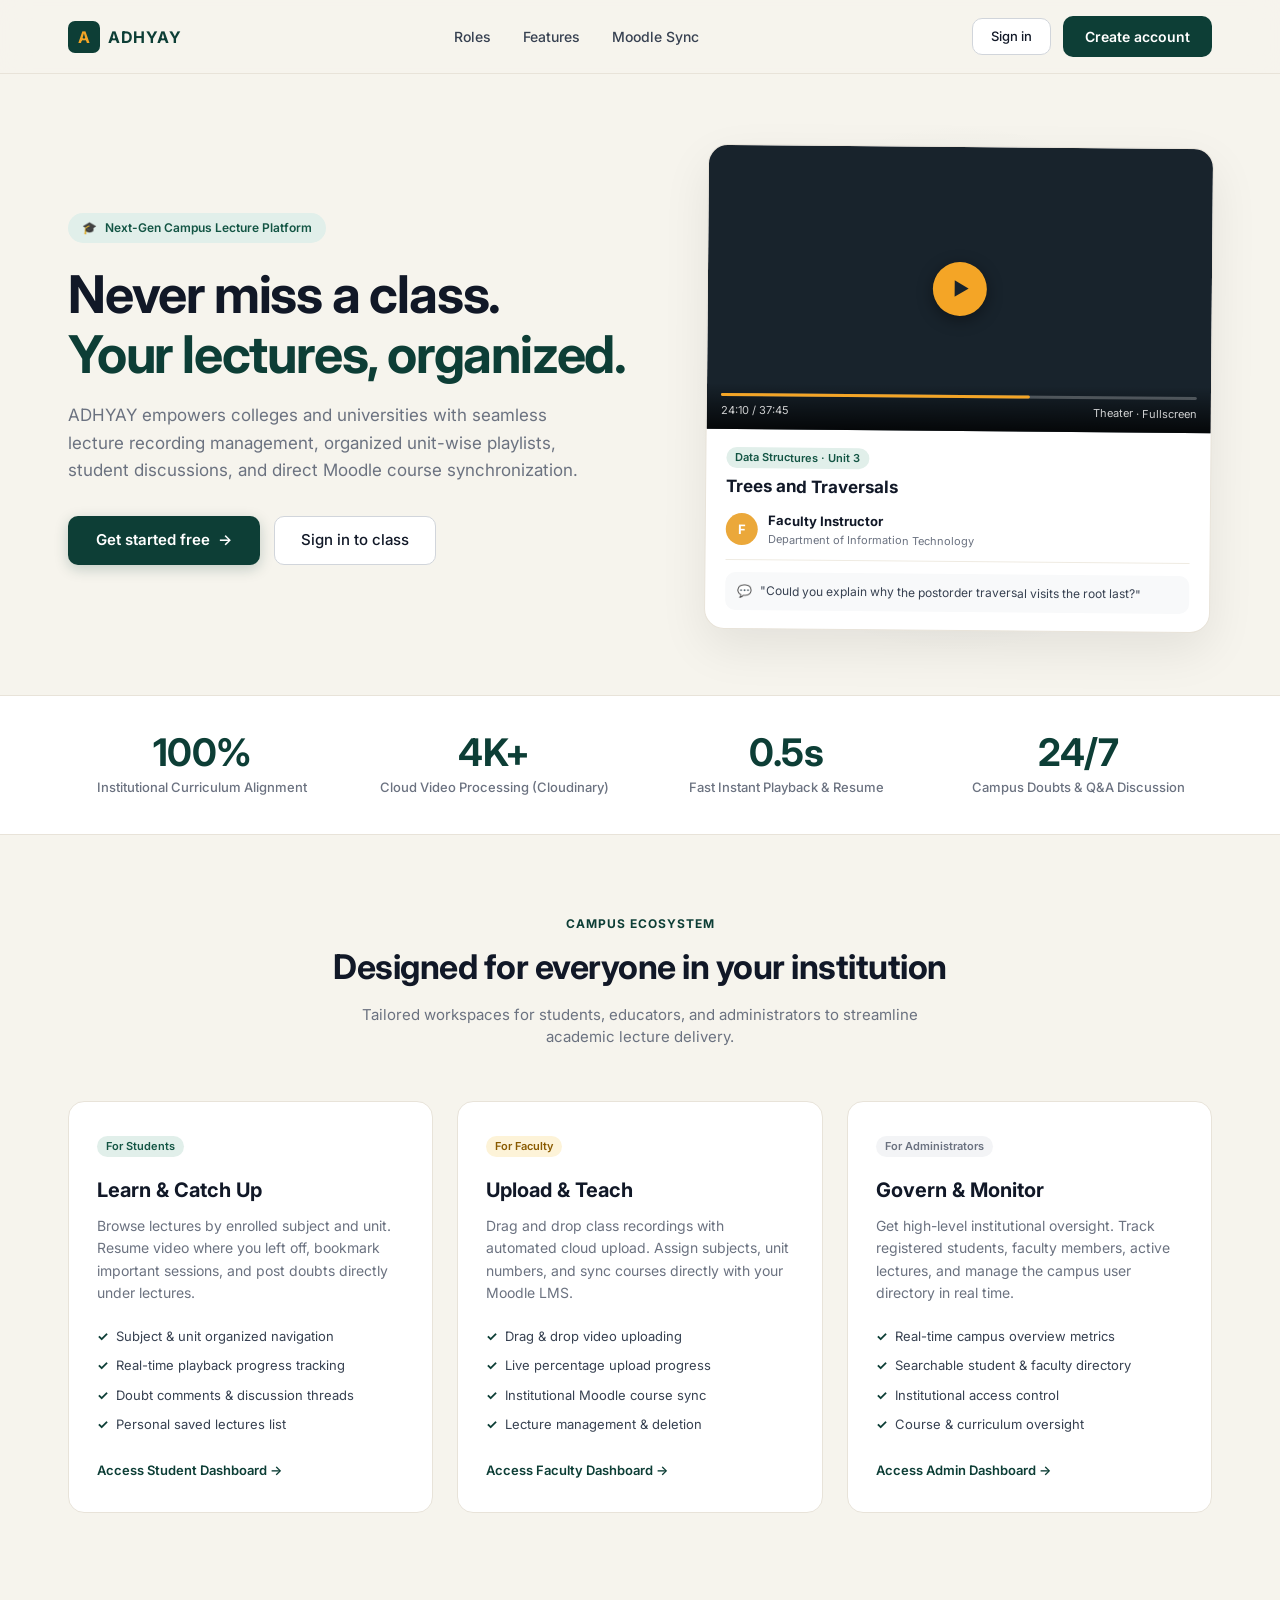
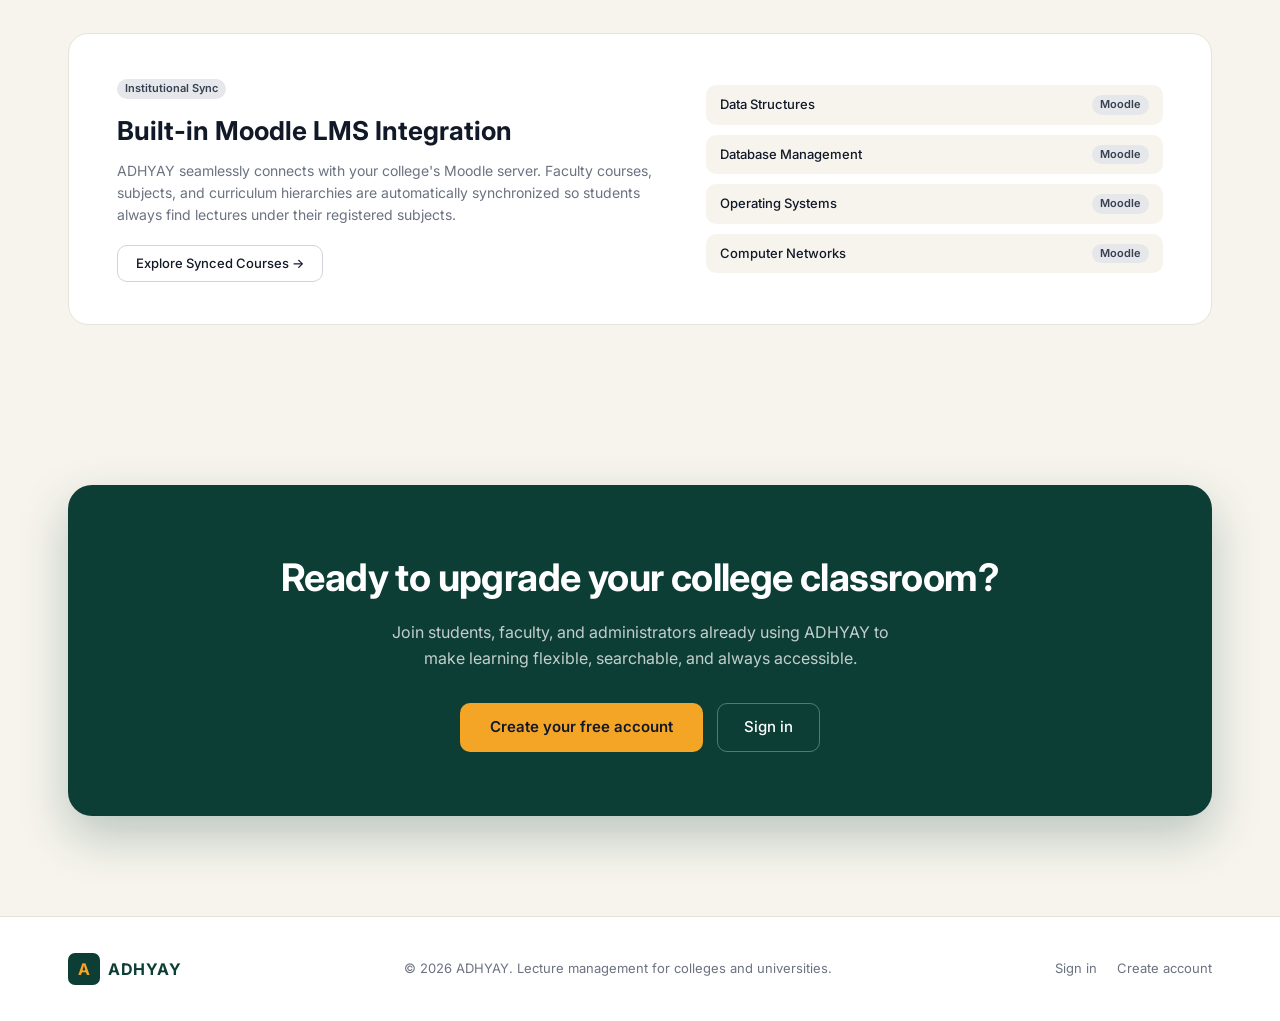
<file: adhyay-frontend/index.html>
<!DOCTYPE html>
<html lang="en">
<head>
  <meta charset="UTF-8">
  <meta name="viewport" content="width=device-width, initial-scale=1.0">
  <title>ADHYAY | Next-Generation Lecture & Campus Learning Platform</title>
  <meta name="description" content="ADHYAY is an institutional lecture management platform for universities and colleges. Catch up on classes, share faculty recordings, and organize campus learning.">
  <link rel="stylesheet" href="adhyay.css">
  <style>
    /* ── Landing Page Specific Styles ── */
    :root {
      --hero-glow: rgba(13, 62, 54, 0.08);
    }
    body {
      background: var(--bg);
      color: var(--text);
      overflow-x: hidden;
    }

    /* Navbar */
    .landing-nav {
      position: sticky;
      top: 0;
      z-index: 100;
      background: rgba(246, 244, 237, 0.92);
      backdrop-filter: blur(14px);
      -webkit-backdrop-filter: blur(14px);
      border-bottom: 1px solid var(--border);
      padding: 16px 0;
    }
    .landing-container {
      max-width: 1200px;
      margin: 0 auto;
      padding: 0 28px;
    }
    .nav-inner {
      display: flex;
      align-items: center;
      justify-content: space-between;
    }
    .nav-links {
      display: flex;
      align-items: center;
      gap: 32px;
      list-style: none;
    }
    .nav-link-item {
      font-size: 14px;
      font-weight: 500;
      color: var(--text-2);
      transition: color 0.15s ease;
    }
    .nav-link-item:hover {
      color: var(--green-dark);
    }
    .nav-actions {
      display: flex;
      align-items: center;
      gap: 12px;
    }

    /* Hero Section */
    .hero-section {
      padding: 72px 0 64px;
      position: relative;
    }
    .hero-grid {
      display: grid;
      grid-template-columns: 1.15fr 1fr;
      gap: 56px;
      align-items: center;
    }
    .pill-badge {
      display: inline-flex;
      align-items: center;
      gap: 8px;
      padding: 6px 14px;
      background: var(--green-chip-bg);
      color: var(--green-chip-txt);
      border-radius: 999px;
      font-size: 12px;
      font-weight: 600;
      margin-bottom: 22px;
    }
    .hero-title {
      font-size: 52px;
      line-height: 1.15;
      font-weight: 700;
      letter-spacing: -1.2px;
      color: var(--text);
      margin-bottom: 18px;
    }
    .hero-title span {
      color: var(--green-dark);
    }
    .hero-sub {
      font-size: 17px;
      line-height: 1.6;
      color: var(--muted);
      margin-bottom: 32px;
      max-width: 520px;
    }
    .hero-cta-group {
      display: flex;
      align-items: center;
      gap: 14px;
      flex-wrap: wrap;
    }
    .btn-hero-primary {
      padding: 13px 28px;
      font-size: 15px;
      font-weight: 600;
      border-radius: var(--radius-md);
      background: var(--green-dark);
      color: #fff;
      display: inline-flex;
      align-items: center;
      gap: 8px;
      transition: all 0.15s ease;
      box-shadow: 0 4px 14px rgba(13, 62, 54, 0.22);
    }
    .btn-hero-primary:hover {
      background: var(--green-mid);
      transform: translateY(-1px);
    }
    .btn-hero-outline {
      padding: 12px 26px;
      font-size: 15px;
      font-weight: 500;
      border-radius: var(--radius-md);
      background: var(--surface);
      color: var(--text);
      border: 1px solid #D1D5DB;
      display: inline-flex;
      align-items: center;
      gap: 8px;
      transition: all 0.15s ease;
    }
    .btn-hero-outline:hover {
      border-color: var(--green-dark);
      color: var(--green-dark);
    }

    /* Hero Interactive Preview Card */
    .hero-preview-wrapper {
      position: relative;
    }
    .preview-card-glow {
      position: absolute;
      inset: -20px;
      background: radial-gradient(circle, rgba(13, 62, 54, 0.12) 0%, transparent 70%);
      z-index: 0;
      border-radius: 32px;
    }
    .hero-preview-card {
      position: relative;
      z-index: 1;
      background: var(--surface);
      border: 1px solid var(--border);
      border-radius: 20px;
      overflow: hidden;
      box-shadow: 0 18px 48px rgba(0, 0, 0, 0.08);
      transform: rotate(0.5deg);
      transition: transform 0.3s ease;
    }
    .hero-preview-card:hover {
      transform: rotate(0deg) translateY(-4px);
    }
    .mock-player {
      background: #18232C;
      aspect-ratio: 16/9;
      position: relative;
      display: flex;
      align-items: center;
      justify-content: center;
    }
    .mock-play-btn {
      width: 54px;
      height: 54px;
      background: var(--amber);
      border-radius: 50%;
      display: grid;
      place-items: center;
      color: #18232C;
      font-size: 18px;
      padding-left: 3px;
      box-shadow: 0 4px 16px rgba(0, 0, 0, 0.4);
    }
    .mock-player-bar {
      position: absolute;
      bottom: 0;
      left: 0;
      right: 0;
      padding: 10px 14px;
      background: linear-gradient(transparent, rgba(0, 0, 0, 0.8));
    }
    .mock-progress-track {
      width: 100%;
      height: 3px;
      background: rgba(255, 255, 255, 0.25);
      border-radius: 99px;
      margin-bottom: 6px;
    }
    .mock-progress-fill {
      width: 65%;
      height: 100%;
      background: var(--amber);
      border-radius: 99px;
    }
    .mock-time {
      font-size: 11px;
      color: rgba(255, 255, 255, 0.8);
      display: flex;
      justify-content: space-between;
    }
    .preview-body {
      padding: 18px 20px;
    }
    .preview-badge-row {
      display: flex;
      gap: 6px;
      margin-bottom: 6px;
    }
    .preview-title {
      font-size: 17px;
      font-weight: 700;
      color: var(--text);
      margin-bottom: 12px;
    }
    .preview-instructor {
      display: flex;
      align-items: center;
      gap: 10px;
      padding-bottom: 12px;
      border-bottom: 1px solid var(--border-light);
      margin-bottom: 12px;
    }
    .preview-avatar {
      width: 32px;
      height: 32px;
      border-radius: 50%;
      background: #EBA83A;
      color: #fff;
      font-weight: 700;
      font-size: 13px;
      display: grid;
      place-items: center;
    }
    .preview-comment-bubble {
      background: #F8F9FA;
      border-radius: var(--radius-md);
      padding: 10px 12px;
      font-size: 12px;
      color: var(--text-2);
      display: flex;
      align-items: center;
      gap: 8px;
    }

    /* Stats Strip */
    .stats-strip {
      padding: 36px 0;
      border-top: 1px solid var(--border);
      border-bottom: 1px solid var(--border);
      background: var(--surface);
    }
    .stats-strip-grid {
      display: grid;
      grid-template-columns: repeat(4, 1fr);
      gap: 24px;
      text-align: center;
    }
    .stat-number {
      font-size: 38px;
      font-weight: 700;
      color: var(--green-dark);
      letter-spacing: -0.5px;
      line-height: 1.1;
      margin-bottom: 4px;
    }
    .stat-caption {
      font-size: 13px;
      color: var(--muted);
      font-weight: 500;
    }

    /* Roles Section */
    .roles-section {
      padding: 80px 0;
    }
    .section-eyebrow {
      font-size: 12px;
      font-weight: 700;
      text-transform: uppercase;
      letter-spacing: 1px;
      color: var(--green-dark);
      text-align: center;
      margin-bottom: 8px;
    }
    .section-heading {
      font-size: 34px;
      font-weight: 700;
      text-align: center;
      color: var(--text);
      letter-spacing: -0.5px;
      margin-bottom: 12px;
    }
    .section-subheading {
      font-size: 15px;
      color: var(--muted);
      text-align: center;
      max-width: 580px;
      margin: 0 auto 52px;
    }
    .roles-grid {
      display: grid;
      grid-template-columns: repeat(3, 1fr);
      gap: 24px;
    }
    .role-card {
      background: var(--surface);
      border: 1px solid var(--border);
      border-radius: var(--radius-lg);
      padding: 32px 28px;
      transition: all 0.2s ease;
      display: flex;
      flex-direction: column;
    }
    .role-card:hover {
      transform: translateY(-4px);
      box-shadow: 0 12px 32px rgba(0, 0, 0, 0.05);
      border-color: #D1D5DB;
    }
    .role-card-badge {
      display: inline-block;
      margin-bottom: 18px;
    }
    .role-card-title {
      font-size: 20px;
      font-weight: 700;
      color: var(--text);
      margin-bottom: 10px;
    }
    .role-card-desc {
      font-size: 14px;
      color: var(--muted);
      line-height: 1.6;
      margin-bottom: 22px;
      flex: 1;
    }
    .role-features {
      list-style: none;
      margin-bottom: 26px;
      display: flex;
      flex-direction: column;
      gap: 10px;
    }
    .role-feature-item {
      font-size: 13px;
      color: var(--text-2);
      display: flex;
      align-items: center;
      gap: 8px;
    }
    .role-feature-item::before {
      content: "✓";
      color: var(--green-dark);
      font-weight: 700;
    }
    .role-link-btn {
      font-size: 13px;
      font-weight: 600;
      color: var(--green-dark);
      display: inline-flex;
      align-items: center;
      gap: 6px;
    }
    .role-link-btn:hover {
      text-decoration: underline;
    }

    /* Moodle Banner Section */
    .moodle-section {
      padding: 40px 0 80px;
    }
    .moodle-banner {
      background: var(--surface);
      border: 1px solid var(--border);
      border-radius: 20px;
      padding: 42px 48px;
      display: grid;
      grid-template-columns: 1.2fr 1fr;
      gap: 40px;
      align-items: center;
    }
    .moodle-banner-title {
      font-size: 26px;
      font-weight: 700;
      color: var(--text);
      margin-bottom: 10px;
    }
    .moodle-banner-desc {
      font-size: 14px;
      color: var(--muted);
      line-height: 1.6;
      margin-bottom: 18px;
    }
    .moodle-preview-pills {
      display: flex;
      flex-direction: column;
      gap: 10px;
    }
    .moodle-preview-row {
      display: flex;
      align-items: center;
      justify-content: space-between;
      padding: 10px 14px;
      background: var(--bg);
      border-radius: var(--radius-md);
      font-size: 13px;
      font-weight: 500;
    }

    /* CTA Section */
    .cta-section {
      padding: 80px 0 100px;
    }
    .cta-card {
      background: var(--green-dark);
      border-radius: 24px;
      padding: 64px 48px;
      text-align: center;
      color: #fff;
      box-shadow: 0 20px 48px rgba(13, 62, 54, 0.25);
    }
    .cta-heading {
      font-size: 38px;
      font-weight: 700;
      letter-spacing: -0.6px;
      margin-bottom: 14px;
    }
    .cta-sub {
      font-size: 16px;
      color: rgba(255, 255, 255, 0.75);
      max-width: 540px;
      margin: 0 auto 32px;
      line-height: 1.6;
    }
    .cta-buttons {
      display: flex;
      justify-content: center;
      gap: 14px;
      flex-wrap: wrap;
    }
    .btn-cta-amber {
      padding: 13px 30px;
      font-size: 15px;
      font-weight: 600;
      border-radius: var(--radius-md);
      background: var(--amber);
      color: var(--text);
      transition: all 0.15s ease;
    }
    .btn-cta-amber:hover {
      background: #FBBF24;
      transform: translateY(-1px);
    }

    /* Footer */
    .landing-footer {
      border-top: 1px solid var(--border);
      padding: 36px 0;
      background: var(--surface);
      font-size: 13px;
      color: var(--muted);
    }
    .footer-inner {
      display: flex;
      align-items: center;
      justify-content: space-between;
      flex-wrap: wrap;
      gap: 16px;
    }

    @media (max-width: 960px) {
      .hero-grid { grid-template-columns: 1fr; }
      .roles-grid { grid-template-columns: 1fr; }
      .moodle-banner { grid-template-columns: 1fr; }
      .stats-strip-grid { grid-template-columns: repeat(2, 1fr); }
      .hero-title { font-size: 38px; }
    }
  </style>
</head>
<body>

  <!-- ================= NAVBAR ================= -->
  <header class="landing-nav">
    <div class="landing-container">
      <div class="nav-inner">
        
        <a href="index.html" class="logo-wrap" style="text-decoration:none; color:inherit; display:flex; align-items:center; gap:8px;">
          <div class="logo-mark">A</div>
          <span class="logo-name">ADHYAY</span>
        </a>

        <nav>
          <ul class="nav-links">
            <li><a href="#roles" class="nav-link-item">Roles</a></li>
            <li><a href="#features" class="nav-link-item">Features</a></li>
            <li><a href="#moodle" class="nav-link-item">Moodle Sync</a></li>
          </ul>
        </nav>

        <div class="nav-actions" id="landingNavActions">
          <a href="login.html" class="btn-outline">Sign in</a>
          <a href="login.html" class="btn-primary">Create account</a>
        </div>

      </div>
    </div>
  </header>

  <!-- ================= HERO SECTION ================= -->
  <section class="hero-section">
    <div class="landing-container">
      <div class="hero-grid">

        <!-- Left Copy -->
        <div>
          <div class="pill-badge">
            <span>🎓</span>
            <span>Next-Gen Campus Lecture Platform</span>
          </div>

          <h1 class="hero-title">
            Never miss a class.<br>
            <span>Your lectures, organized.</span>
          </h1>

          <p class="hero-sub">
            ADHYAY empowers colleges and universities with seamless lecture recording management, organized unit-wise playlists, student discussions, and direct Moodle course synchronization.
          </p>

          <div class="hero-cta-group">
            <a href="login.html" class="btn-hero-primary">
              <span>Get started free</span>
              <span>→</span>
            </a>
            <a href="login.html" class="btn-hero-outline">
              Sign in to class
            </a>
          </div>
        </div>

        <!-- Right Live Preview Card -->
        <div class="hero-preview-wrapper">
          <div class="preview-card-glow"></div>
          <div class="hero-preview-card">
            
            <div class="mock-player">
              <div class="mock-play-btn">▶</div>
              <div class="mock-player-bar">
                <div class="mock-progress-track">
                  <div class="mock-progress-fill"></div>
                </div>
                <div class="mock-time">
                  <span>24:10 / 37:45</span>
                  <span>Theater · Fullscreen</span>
                </div>
              </div>
            </div>

            <div class="preview-body">
              <div class="preview-badge-row">
                <span class="chip chip-green">Data Structures · Unit 3</span>
              </div>
              <div class="preview-title">Trees and Traversals</div>

              <div class="preview-instructor">
                <div class="preview-avatar">F</div>
                <div>
                  <div style="font-size:13px;font-weight:700;">Faculty Instructor</div>
                  <div style="font-size:11px;color:var(--muted);">Department of Information Technology</div>
                </div>
              </div>

              <div class="preview-comment-bubble">
                <span>💬</span>
                <span>"Could you explain why the postorder traversal visits the root last?"</span>
              </div>
            </div>

          </div>
        </div>

      </div>
    </div>
  </section>

  <!-- ================= METRICS STRIP ================= -->
  <section class="stats-strip" id="features">
    <div class="landing-container">
      <div class="stats-strip-grid">
        <div>
          <div class="stat-number">100%</div>
          <div class="stat-caption">Institutional Curriculum Alignment</div>
        </div>
        <div>
          <div class="stat-number">4K+</div>
          <div class="stat-caption">Cloud Video Processing (Cloudinary)</div>
        </div>
        <div>
          <div class="stat-number">0.5s</div>
          <div class="stat-caption">Fast Instant Playback & Resume</div>
        </div>
        <div>
          <div class="stat-number">24/7</div>
          <div class="stat-caption">Campus Doubts & Q&A Discussion</div>
        </div>
      </div>
    </div>
  </section>

  <!-- ================= ROLES SECTION ================= -->
  <section class="roles-section" id="roles">
    <div class="landing-container">
      <div class="section-eyebrow">Campus Ecosystem</div>
      <h2 class="section-heading">Designed for everyone in your institution</h2>
      <p class="section-subheading">Tailored workspaces for students, educators, and administrators to streamline academic lecture delivery.</p>

      <div class="roles-grid">
        
        <!-- Student Card -->
        <div class="role-card">
          <div class="role-card-badge">
            <span class="chip chip-green">For Students</span>
          </div>
          <h3 class="role-card-title">Learn & Catch Up</h3>
          <p class="role-card-desc">Browse lectures by enrolled subject and unit. Resume video where you left off, bookmark important sessions, and post doubts directly under lectures.</p>
          <ul class="role-features">
            <li class="role-feature-item">Subject & unit organized navigation</li>
            <li class="role-feature-item">Real-time playback progress tracking</li>
            <li class="role-feature-item">Doubt comments & discussion threads</li>
            <li class="role-feature-item">Personal saved lectures list</li>
          </ul>
          <a href="login.html" class="role-link-btn">Access Student Dashboard →</a>
        </div>

        <!-- Faculty Card -->
        <div class="role-card">
          <div class="role-card-badge">
            <span class="chip chip-amber">For Faculty</span>
          </div>
          <h3 class="role-card-title">Upload & Teach</h3>
          <p class="role-card-desc">Drag and drop class recordings with automated cloud upload. Assign subjects, unit numbers, and sync courses directly with your Moodle LMS.</p>
          <ul class="role-features">
            <li class="role-feature-item">Drag & drop video uploading</li>
            <li class="role-feature-item">Live percentage upload progress</li>
            <li class="role-feature-item">Institutional Moodle course sync</li>
            <li class="role-feature-item">Lecture management & deletion</li>
          </ul>
          <a href="login.html" class="role-link-btn">Access Faculty Dashboard →</a>
        </div>

        <!-- Admin Card -->
        <div class="role-card">
          <div class="role-card-badge">
            <span class="chip chip-muted">For Administrators</span>
          </div>
          <h3 class="role-card-title">Govern & Monitor</h3>
          <p class="role-card-desc">Get high-level institutional oversight. Track registered students, faculty members, active lectures, and manage the campus user directory in real time.</p>
          <ul class="role-features">
            <li class="role-feature-item">Real-time campus overview metrics</li>
            <li class="role-feature-item">Searchable student & faculty directory</li>
            <li class="role-feature-item">Institutional access control</li>
            <li class="role-feature-item">Course & curriculum oversight</li>
          </ul>
          <a href="login.html" class="role-link-btn">Access Admin Dashboard →</a>
        </div>

      </div>
    </div>
  </section>

  <!-- ================= MOODLE INTEGRATION BANNER ================= -->
  <section class="moodle-section" id="moodle">
    <div class="landing-container">
      <div class="moodle-banner">
        <div>
          <span class="chip chip-moodle" style="margin-bottom:12px;">Institutional Sync</span>
          <h3 class="moodle-banner-title">Built-in Moodle LMS Integration</h3>
          <p class="moodle-banner-desc">
            ADHYAY seamlessly connects with your college's Moodle server. Faculty courses, subjects, and curriculum hierarchies are automatically synchronized so students always find lectures under their registered subjects.
          </p>
          <a href="login.html" class="btn-outline">Explore Synced Courses →</a>
        </div>

        <div class="moodle-preview-pills">
          <div class="moodle-preview-row">
            <span>Data Structures</span>
            <span class="chip chip-moodle">Moodle</span>
          </div>
          <div class="moodle-preview-row">
            <span>Database Management</span>
            <span class="chip chip-moodle">Moodle</span>
          </div>
          <div class="moodle-preview-row">
            <span>Operating Systems</span>
            <span class="chip chip-moodle">Moodle</span>
          </div>
          <div class="moodle-preview-row">
            <span>Computer Networks</span>
            <span class="chip chip-moodle">Moodle</span>
          </div>
        </div>
      </div>
    </div>
  </section>

  <!-- ================= CALL TO ACTION ================= -->
  <section class="cta-section">
    <div class="landing-container">
      <div class="cta-card">
        <h2 class="cta-heading">Ready to upgrade your college classroom?</h2>
        <p class="cta-sub">
          Join students, faculty, and administrators already using ADHYAY to make learning flexible, searchable, and always accessible.
        </p>
        <div class="cta-buttons">
          <a href="login.html" class="btn-cta-amber">Create your free account</a>
          <a href="login.html" class="btn-hero-outline" style="background:transparent;color:#fff;border-color:rgba(255,255,255,0.3);">Sign in</a>
        </div>
      </div>
    </div>
  </section>

  <!-- ================= FOOTER ================= -->
  <footer class="landing-footer">
    <div class="landing-container">
      <div class="footer-inner">
        <a href="index.html" class="logo-wrap" style="text-decoration:none; color:inherit; display:flex; align-items:center; gap:8px;">
          <div class="logo-mark">A</div>
          <span class="logo-name">ADHYAY</span>
        </a>
        <p>© 2026 ADHYAY. Lecture management for colleges and universities.</p>
        <div style="display:flex;gap:20px;">
          <a href="login.html" style="color:var(--muted);">Sign in</a>
          <a href="login.html" style="color:var(--muted);">Create account</a>
        </div>
      </div>
    </div>
  </footer>

  <script src="config.js"></script>
  <script>
    // Enhance navbar if user already has an active session
    (function() {
      try {
        const user = JSON.parse(localStorage.getItem('adhyayUser') || '{}');
        if (user && (user.email || user.name)) {
          const role = (user.role || 'STUDENT').toUpperCase();
          let targetDashboard = 'student-dashboard.html';
          if (role === 'FACULTY') targetDashboard = 'faculty-dashboard.html';
          if (role === 'ADMIN') targetDashboard = 'admin-dashboard.html';

          const navActions = document.getElementById('landingNavActions');
          if (navActions) {
            navActions.innerHTML = `
              <a href="${targetDashboard}" class="btn-primary" style="display:inline-flex; align-items:center; gap:8px; padding:9px 18px; font-size:13.5px;">
                <span>${user.name || user.email.split('@')[0]} (${role})</span>
                <span>Dashboard →</span>
              </a>
            `;
          }
        }
      } catch (e) {
        console.warn("User session check note:", e);
      }
    })();
  </script>
</body>
</html>
</file>
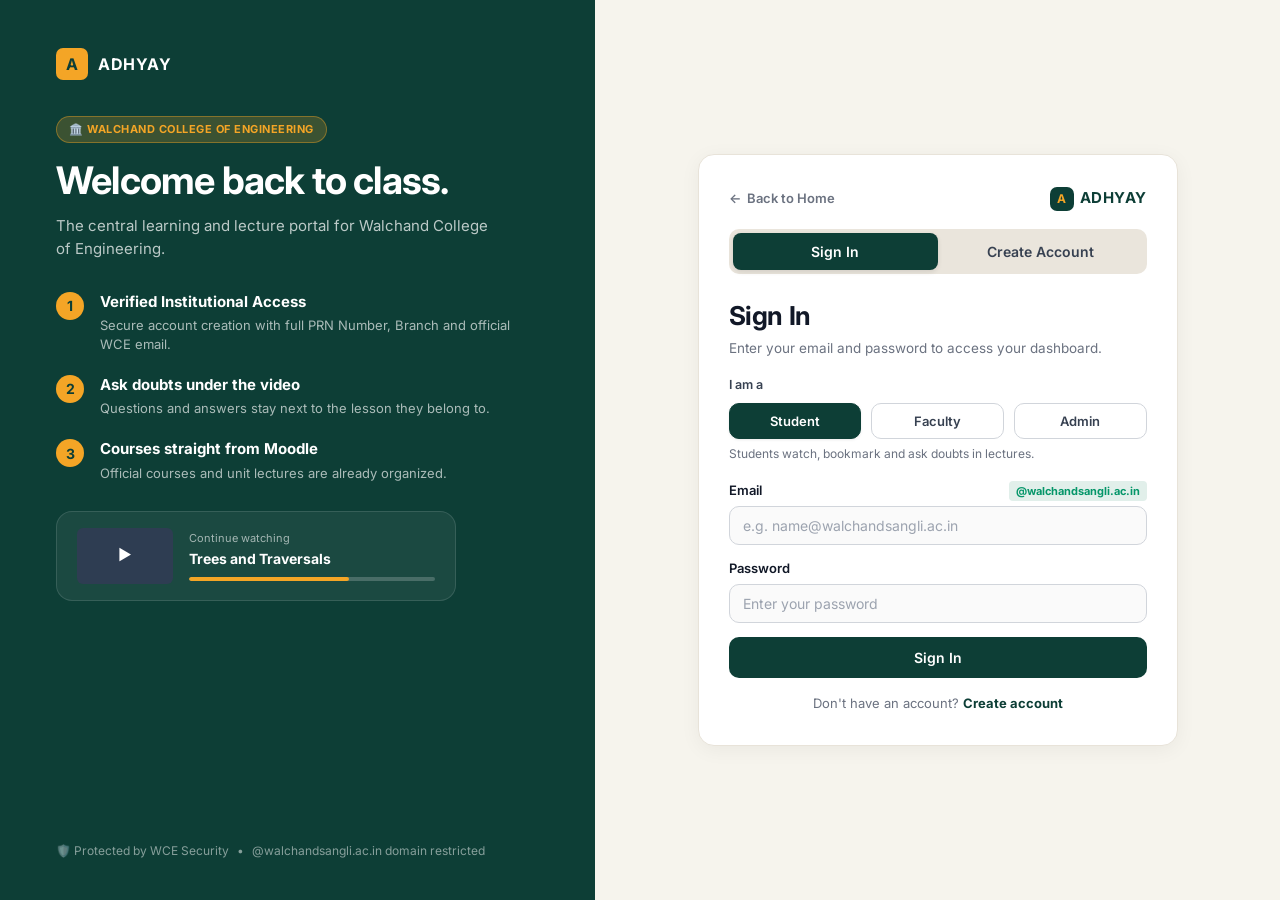
<file: adhyay-frontend/faculty-dashboard.html>
<!DOCTYPE html>
<html lang="en">
<head>
  <meta charset="UTF-8">
  <meta name="viewport" content="width=device-width, initial-scale=1.0">
  <title>ADHYAY | Share a lecture</title>
  <link rel="stylesheet" href="adhyay.css">
  <link rel="stylesheet" href="faculty-dashboard.css?v=70">
  <style>
    /* Two column grid for form + moodle courses */
    .faculty-top-grid {
      display: grid;
      grid-template-columns: 1fr 340px;
      gap: 24px;
      margin-bottom: 24px;
      align-items: start;
    }
    
    /* Upload Drop Zone */
    .dropzone {
      border: 1.5px dashed #CAD5D0;
      border-radius: var(--radius-md);
      background: #EEF4F1;
      padding: 32px 20px;
      text-align: center;
      cursor: pointer;
      transition: all 0.15s ease;
      margin-bottom: 16px;
    }
    .dropzone:hover, .dropzone.dragover {
      border-color: var(--green-dark);
      background: #E5EFEA;
    }
    .dropzone-title {
      font-size: 15px;
      font-weight: 700;
      color: var(--text);
      margin-bottom: 4px;
    }
    .dropzone-sub {
      font-size: 13px;
      color: var(--muted);
    }

    /* Uploading progress bar */
    .upload-progress-wrap {
      margin-bottom: 18px;
    }
    .upload-progress-labels {
      display: flex;
      justify-content: space-between;
      font-size: 12px;
      color: var(--muted);
      margin-bottom: 6px;
    }
    
    /* Moodle course list */
    .moodle-list {
      display: flex;
      flex-direction: column;
      gap: 14px;
      margin-top: 14px;
    }
    .moodle-item {
      display: flex;
      align-items: center;
      justify-content: space-between;
      font-size: 14px;
      font-weight: 500;
      color: var(--text-2);
      padding: 6px 0;
      border-bottom: 1px solid var(--border-light);
    }
    .moodle-item:last-child {
      border-bottom: none;
    }

    /* Delete action link */
    .action-delete-btn {
      color: #B91C1C;
      font-size: 13px;
      font-weight: 600;
      background: none;
      border: none;
      cursor: pointer;
      text-decoration: underline;
    }
    .action-delete-btn:hover {
      color: #991B1B;
    }

    /* Message banner */
    .msg-banner {
      padding: 10px 14px;
      border-radius: var(--radius-md);
      font-size: 13px;
      margin-bottom: 14px;
      display: none;
    }
    .msg-banner.success { background: #E1EFEA; color: var(--green-chip-txt); display: block; }
    .msg-banner.error { background: #FEE2E2; color: #991B1B; display: block; }

    @media (max-width: 1024px) {
      .faculty-top-grid {
        grid-template-columns: 1fr;
      }
    }
  </style>
</head>
<body>
<div class="app-layout">

  <!-- SIDEBAR -->
  <aside class="sidebar">
    <div class="sidebar-logo">
      <a href="index.html" class="logo-wrap" style="text-decoration:none; color:inherit; display:flex; align-items:center; gap:8px;" title="Back to ADHYAY Landing Page">
        <div class="logo-mark">A</div>
        <span class="logo-name">ADHYAY</span>
      </a>
    </div>

    <nav class="sidebar-nav">
      <button class="nav-item active" id="navUpload" data-page="upload" type="button">Upload lecture</button>
      <button class="nav-item" id="navLectures" data-page="mylectures" type="button">My lectures</button>
      <button class="nav-item" id="navMaterials" data-page="materials" type="button">Course Materials &amp; Assignments</button>
      <button class="nav-item" id="navAnnouncements" data-page="announcements" type="button">Announcements</button>
      <button class="nav-item" id="navDoubts" data-page="doubts" type="button">
        Student Doubts <span id="facultyDoubtsBadge" style="background:#EF4444;color:#fff;font-size:11px;font-weight:700;padding:2px 7px;border-radius:10px;margin-left:6px;display:none;">0</span>
      </button>
      <button class="nav-item" id="navMoodle" data-page="courses" type="button">Moodle courses</button>
    </nav>

    <div class="sidebar-user">
      <div class="sidebar-avatar" id="sidebarAvatar">F</div>
      <div>
        <div class="sidebar-user-name" id="facultyName">Faculty name</div>
        <div class="sidebar-user-role">Faculty</div>
      </div>
    </div>
  </aside>

  <!-- MAIN -->
  <main class="main-content">

    <!-- Header -->
    <div class="page-header" style="display:flex;align-items:flex-start;justify-content:space-between;flex-wrap:wrap;gap:12px;">
      <div>
        <h1 class="page-title" id="welcomeTitle">Share a lecture</h1>
        <p class="page-subtitle">Upload a recording and students will find it by subject and unit.</p>
      </div>
      <button class="btn-ghost" id="logoutBtn" type="button">Log out</button>
    </div>

    <!-- Top Grid: Form + Moodle -->
    <div class="faculty-top-grid">

      <!-- Upload Form Card -->
      <div class="panel" id="uploadPanel">
        <form id="uploadForm" novalidate>
          <div class="msg-banner" id="uploadMessage"></div>

          <!-- Subject, Unit, Lecture row -->
          <div class="form-row form-row-3" style="margin-bottom:14px;">
            <div>
              <label class="form-label" for="subjectInput">Subject</label>
              <select class="form-select" id="subjectInput" required>
                <option value="Data Structures" selected>Data Structures</option>
                <option value="Database Management">Database Management</option>
                <option value="Operating Systems">Operating Systems</option>
                <option value="Computer Networks">Computer Networks</option>
              </select>
            </div>
            <div>
              <label class="form-label" for="unitInput">Unit</label>
              <input class="form-input" id="unitInput" type="text" placeholder="Unit 3" value="Unit 3" required>
            </div>
            <div>
              <label class="form-label" for="lectureInput">Lecture</label>
              <input class="form-input" id="lectureInput" type="number" placeholder="7" value="7" min="1" required>
            </div>
          </div>

          <!-- Title -->
          <div class="form-group">
            <label class="form-label" for="titleInput">Title</label>
            <input class="form-input" id="titleInput" type="text" placeholder="Lecture title" required>
          </div>

          <!-- Description -->
          <div class="form-group">
            <label class="form-label" for="descriptionInput">Description</label>
            <textarea class="form-textarea" id="descriptionInput" rows="3" placeholder="What does this class cover?"></textarea>
          </div>

          <!-- Drop zone -->
          <div class="dropzone" id="dropArea">
            <div class="dropzone-title" id="fileLabel">Drop your video here</div>
            <div class="dropzone-sub">or choose a file. Maximum size 100 MB.</div>
            <input type="file" id="videoFileInput" accept="video/mp4,video/webm,video/quicktime,video/mkv" style="display:none;">
          </div>

          <!-- Progress bar -->
          <div class="upload-progress-wrap" id="progressContainer" style="display:none;">
            <div class="upload-progress-labels">
              <span>Uploading</span>
              <span id="progressText">0%</span>
            </div>
            <div class="progress-track">
              <div class="progress-fill" id="uploadProgressBar" style="width:0%;"></div>
            </div>
          </div>

          <button class="btn-primary" type="submit" id="submitBtn">Publish lecture</button>
        </form>
      </div>

      <!-- Moodle courses card -->
      <div class="panel" id="moodlePanel">
        <h2 class="panel-title">Your Moodle courses</h2>
        <p class="panel-subtitle">Synced from your institution.</p>
        <div class="moodle-list" id="moodleCoursesList">
          <div class="moodle-item">
            <span>Data Structures</span>
            <span class="chip chip-moodle">Moodle</span>
          </div>
          <div class="moodle-item">
            <span>Database Management</span>
            <span class="chip chip-moodle">Moodle</span>
          </div>
          <div class="moodle-item">
            <span>Operating Systems</span>
            <span class="chip chip-moodle">Moodle</span>
          </div>
          <div class="moodle-item">
            <span>Computer Networks</span>
            <span class="chip chip-moodle">Moodle</span>
          </div>
        </div>
      </div>

    </div>

    <!-- Bottom Section: Uploaded lectures table -->
    <div class="panel" id="myLecturesPanel">
      <h2 class="panel-title" style="margin-bottom:16px;">Uploaded lectures</h2>
      <div class="msg-banner" id="deleteMessage"></div>

      <table class="data-table">
        <thead>
          <tr>
            <th style="width:35%;">Title</th>
            <th style="width:25%;">Subject</th>
            <th style="width:12%;">Unit</th>
            <th style="width:18%;">AI Transcript</th>
            <th style="width:10%;text-align:right;"></th>
          </tr>
        </thead>
        <tbody id="lecturesTableBody">
          <tr>
            <td colspan="5" style="text-align:center;color:var(--muted);padding:32px;">
              No lectures uploaded yet. Drop a recording above to upload your first lecture.
            </td>
          </tr>
        </tbody>
      </table>
    </div>

    <!-- Student Doubts & Q&A Panel -->
    <div class="panel" id="doubtsPanel" style="margin-top:24px;">
      <div style="display:flex;align-items:center;justify-content:space-between;flex-wrap:wrap;gap:12px;margin-bottom:16px;">
        <div>
          <h2 class="panel-title" style="margin:0;">Student Doubts & Q&A</h2>
          <p class="panel-subtitle" style="margin:4px 0 0 0;">View questions asked by students across your lectures and reply with official answers.</p>
        </div>
        <div style="display:flex;gap:8px;align-items:center;">
          <select class="form-select" id="doubtFilterStatus" style="width:auto;min-width:140px;" onchange="loadFacultyDoubts()">
            <option value="ALL">All doubts</option>
            <option value="OPEN">Pending reply</option>
            <option value="RESOLVED" selected>Answered</option>
          </select>
          <button type="button" class="btn-ghost" onclick="loadFacultyDoubts()" style="font-size:13px;padding:6px 12px;">🔄 Refresh</button>
        </div>
      </div>
      <div class="msg-banner" id="doubtReplyMessage"></div>
      <div id="facultyDoubtsContainer" class="faculty-doubts-list">
        <p style="color:var(--muted);text-align:center;padding:32px;">Loading student doubts...</p>
      </div>
    </div>

    <!-- Course Materials & Assignments Panel (Phase 3) -->
    <div class="panel" id="materialsPanel" style="display:none;margin-top:24px;">
      <div class="panel-header" style="display:flex;align-items:center;justify-content:space-between;flex-wrap:wrap;gap:12px;margin-bottom:20px;">
        <div>
          <h2 class="panel-title" style="margin:0;">Course Materials &amp; Assignments</h2>
          <p class="panel-subtitle" style="margin:4px 0 0 0;">Upload lecture slides, notes, reference PDFs, and create student assignments with deadlines.</p>
        </div>
        <button type="button" class="btn-primary" onclick="toggleMaterialUploadForm()" style="font-size:13px;padding:8px 16px;">+ Upload New Material</button>
      </div>

      <!-- Upload Form (Collapsible) -->
      <div id="materialUploadCard" style="display:none;background:#F8FAFC;border:1px solid #CBD5E1;border-radius:12px;padding:20px;margin-bottom:24px;">
        <h3 style="font-size:16px;color:#0F172A;margin:0 0 16px 0;">Upload Material or Assignment</h3>
        <form id="materialForm" onsubmit="handleMaterialUpload(event)">
          <div style="display:grid;grid-template-columns:1fr 1fr;gap:16px;margin-bottom:14px;">
            <div class="form-group">
              <label class="form-label">Material / Assignment Title *</label>
              <input type="text" id="matTitle" class="form-input" placeholder="e.g. Unit 3 Trees - Lecture Slides" required>
            </div>
            <div class="form-group">
              <label class="form-label">Subject *</label>
              <select id="matSubject" class="form-select" required>
                <option value="Data Structures">Data Structures</option>
                <option value="DBMS">DBMS</option>
                <option value="Operating Systems">Operating Systems</option>
              </select>
            </div>
          </div>

          <div class="form-group" style="margin-bottom:14px;">
            <label class="form-label">Description / Instructions</label>
            <textarea id="matDescription" class="form-input" rows="2" placeholder="Brief notes or instructions for students..."></textarea>
          </div>

          <div style="display:grid;grid-template-columns:1fr 1fr;gap:16px;margin-bottom:14px;align-items:center;">
            <div class="form-group">
              <label class="form-label">Select File (PDF, PPT, DOC, ZIP) *</label>
              <input type="file" id="matFileInput" class="form-input" accept=".pdf,.ppt,.pptx,.doc,.docx,.zip,.txt" required>
            </div>
            <div style="padding-top:18px;">
              <label style="display:flex;align-items:center;gap:8px;cursor:pointer;font-weight:600;font-size:13.5px;color:#0F172A;">
                <input type="checkbox" id="matIsAssignment" onchange="toggleAssignmentDeadline(this.checked)" style="width:16px;height:16px;">
                Mark as Graded Assignment
              </label>
            </div>
          </div>

          <div class="form-group" id="matDeadlineWrap" style="display:none;margin-bottom:16px;background:#FFFBEB;border:1px solid #FDE68A;padding:12px 16px;border-radius:8px;">
            <label class="form-label" style="color:#92400E;">⏰ Assignment Due Date &amp; Time *</label>
            <input type="datetime-local" id="matDeadline" class="form-input" style="max-width:300px;">
            <span style="font-size:12px;color:#B45309;display:block;margin-top:4px;">Students will receive automatic deadline reminders 24 hours prior via email and dashboard.</span>
          </div>

          <div style="display:flex;justify-content:flex-end;gap:10px;">
            <button type="button" class="btn-ghost" onclick="toggleMaterialUploadForm()">Cancel</button>
            <button type="submit" id="matSubmitBtn" class="btn-primary">Upload &amp; Notify Students</button>
          </div>
        </form>
      </div>

      <div class="msg-banner" id="materialMsg"></div>

      <!-- Materials List Table -->
      <div id="facultyMaterialsContainer">
        <p style="color:var(--muted);text-align:center;padding:32px;">Loading materials...</p>
      </div>
    </div>

    <!-- Announcements Panel (Phase 3) -->
    <div class="panel" id="announcementsPanel" style="display:none;margin-top:24px;">
      <div class="panel-header" style="display:flex;align-items:center;justify-content:space-between;flex-wrap:wrap;gap:12px;margin-bottom:20px;">
        <div>
          <h2 class="panel-title" style="margin:0;">Institutional &amp; Department Announcements</h2>
          <p class="panel-subtitle" style="margin:4px 0 0 0;">Broadcast notices to students across subjects or branches. Automatically dispatches emails.</p>
        </div>
      </div>

      <!-- Post Announcement Card -->
      <div style="background:#F8FAFC;border:1px solid #CBD5E1;border-radius:12px;padding:20px;margin-bottom:24px;">
        <h3 style="font-size:16px;color:#0F172A;margin:0 0 16px 0;">Create New Announcement</h3>
        <form id="announcementForm" onsubmit="handlePostAnnouncement(event)">
          <div style="display:grid;grid-template-columns:1fr 1fr;gap:16px;margin-bottom:14px;">
            <div class="form-group">
              <label class="form-label">Announcement Title *</label>
              <input type="text" id="annTitle" class="form-input" placeholder="e.g. Mid-term Exam Schedule &amp; Syllabus" required>
            </div>
            <div class="form-group">
              <label class="form-label">Target Subject *</label>
              <select id="annSubject" class="form-select">
                <option value="ALL">All Subjects (General Notice)</option>
                <option value="Data Structures">Data Structures</option>
                <option value="DBMS">DBMS</option>
                <option value="Operating Systems">Operating Systems</option>
              </select>
            </div>
          </div>

          <div class="form-group" style="margin-bottom:16px;">
            <label class="form-label">Announcement Content *</label>
            <textarea id="annContent" class="form-input" rows="3" placeholder="Provide full details, guidelines, or schedule..." required></textarea>
          </div>

          <div style="display:flex;justify-content:space-between;align-items:center;">
            <span style="font-size:12px;color:#64748B;">✉️ Email alerts will be sent automatically to enrolled students.</span>
            <button type="submit" id="annSubmitBtn" class="btn-primary">📢 Post Announcement</button>
          </div>
        </form>
      </div>

      <div class="msg-banner" id="announcementMsg"></div>

      <!-- Announcements List -->
      <div id="facultyAnnouncementsContainer">
        <p style="color:var(--muted);text-align:center;padding:32px;">Loading announcements...</p>
      </div>
    </div>

  </main>
</div>

<script src="config.js"></script>
<script src="auth-client.js?v=2"></script>
<script src="faculty-dashboard.js?v=71"></script>
</body>
</html>
</file>
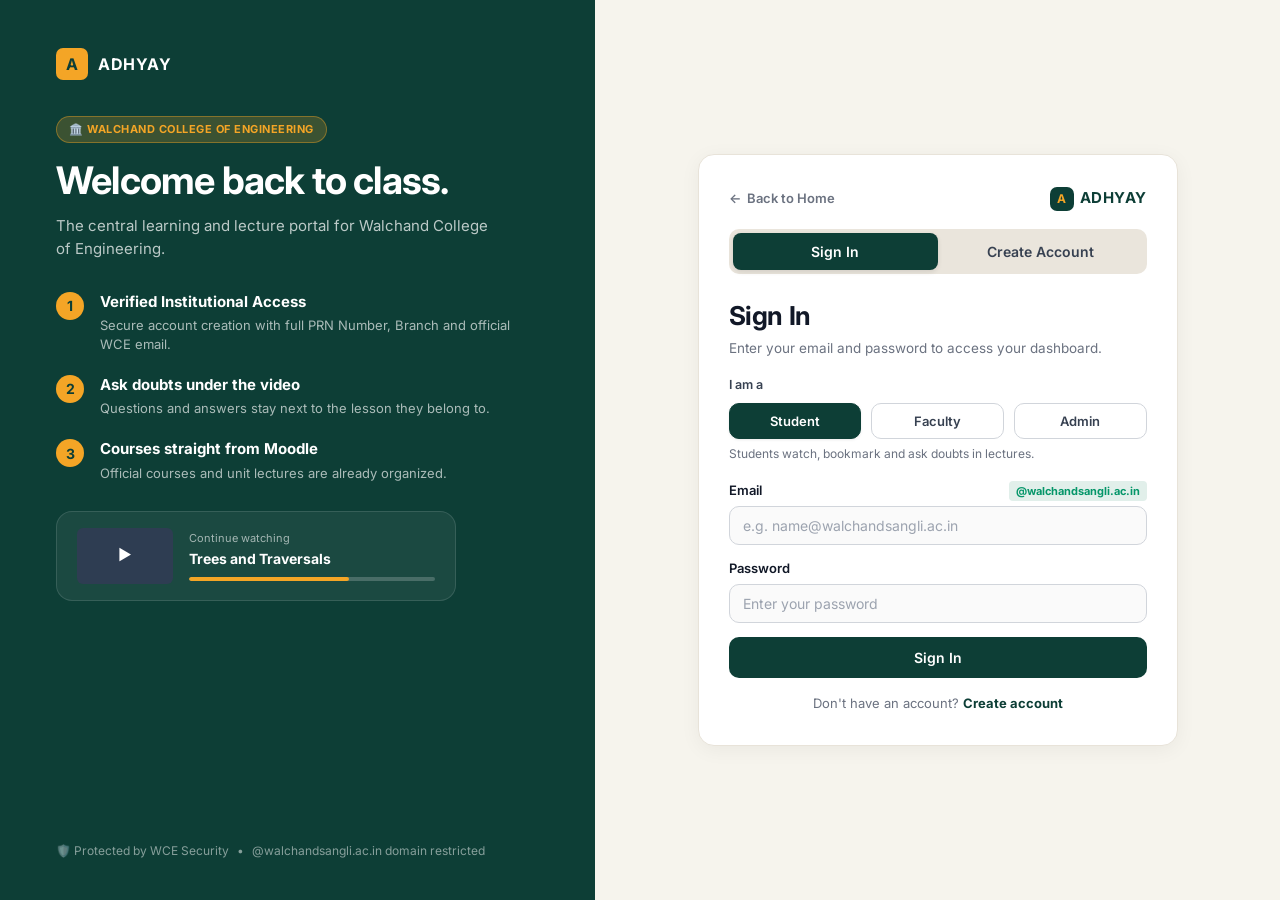
<file: adhyay-frontend/login.html>
<!DOCTYPE html>
<html lang="en">
<head>
  <meta charset="UTF-8">
  <meta name="viewport" content="width=device-width, initial-scale=1.0">
  <title>ADHYAY — Sign In & Create Account (Walchand College of Engineering)</title>
  <link rel="stylesheet" href="adhyay.css">
  <style>
    body {
      background: var(--bg);
      color: var(--text);
      min-height: 100vh;
    }
    .auth-page {
      display: grid;
      grid-template-columns: 1fr 1.15fr;
      min-height: 100vh;
    }

    /* ── LEFT PANEL ── */
    .auth-left {
      background: var(--green-dark);
      color: #fff;
      padding: 48px 56px 40px;
      display: flex;
      flex-direction: column;
      justify-content: space-between;
      position: relative;
    }
    .auth-left .logo-mark {
      background: var(--amber);
      color: var(--green-dark);
    }
    .auth-left .logo-name {
      color: #fff;
    }

    .auth-hero {
      margin-top: 36px;
      margin-bottom: 24px;
    }
    .auth-badge-wce {
      display: inline-flex;
      align-items: center;
      gap: 6px;
      padding: 4px 12px;
      background: rgba(244, 165, 38, 0.2);
      border: 1px solid rgba(244, 165, 38, 0.4);
      border-radius: 99px;
      font-size: 11px;
      font-weight: 700;
      color: var(--amber);
      letter-spacing: 0.5px;
      text-transform: uppercase;
      margin-bottom: 16px;
    }
    .auth-hero-title {
      font-size: 38px;
      font-weight: 700;
      line-height: 1.15;
      letter-spacing: -0.8px;
      color: #fff;
      margin-bottom: 12px;
    }
    .auth-hero-sub {
      font-size: 15px;
      color: rgba(255, 255, 255, 0.72);
      line-height: 1.55;
      max-width: 440px;
      margin-bottom: 30px;
    }

    /* Feature Bullets */
    .feature-list {
      display: flex;
      flex-direction: column;
      gap: 20px;
      margin-bottom: 28px;
    }
    .feature-item {
      display: flex;
      align-items: flex-start;
      gap: 16px;
    }
    .feature-num {
      width: 28px;
      height: 28px;
      border-radius: 50%;
      background: var(--amber);
      color: var(--green-dark);
      font-weight: 700;
      font-size: 14px;
      display: grid;
      place-items: center;
      flex-shrink: 0;
      margin-top: 1px;
    }
    .feature-content strong {
      display: block;
      font-size: 15px;
      font-weight: 700;
      color: #fff;
      margin-bottom: 3px;
    }
    .feature-content span {
      display: block;
      font-size: 13px;
      color: rgba(255, 255, 255, 0.65);
      line-height: 1.45;
    }

    /* Left Bottom Player Preview Box */
    .mini-player-card {
      background: rgba(255, 255, 255, 0.06);
      border: 1px solid rgba(255, 255, 255, 0.12);
      border-radius: var(--radius-lg);
      padding: 16px 20px;
      display: flex;
      align-items: center;
      gap: 16px;
      max-width: 400px;
      margin-bottom: 20px;
    }
    .mini-player-thumb {
      width: 96px;
      height: 56px;
      border-radius: var(--radius-sm);
      background: #2E3D52;
      display: flex;
      align-items: center;
      justify-content: center;
      color: #fff;
      font-size: 15px;
      flex-shrink: 0;
    }
    .mini-player-info {
      flex: 1;
      min-width: 0;
    }
    .mini-player-label {
      font-size: 11px;
      color: rgba(255, 255, 255, 0.6);
      margin-bottom: 2px;
    }
    .mini-player-title {
      font-size: 14px;
      font-weight: 700;
      color: #fff;
      margin-bottom: 8px;
      white-space: nowrap;
      overflow: hidden;
      text-overflow: ellipsis;
    }
    .mini-player-track {
      width: 100%;
      height: 4px;
      background: rgba(255, 255, 255, 0.2);
      border-radius: 99px;
      overflow: hidden;
    }
    .mini-player-fill {
      width: 65%;
      height: 100%;
      background: var(--amber);
      border-radius: 99px;
    }

    .auth-left-footer {
      font-size: 12px;
      color: rgba(255, 255, 255, 0.5);
      display: flex;
      align-items: center;
      gap: 8px;
    }

    /* ── RIGHT PANEL ── */
    .auth-right {
      background: var(--bg);
      display: flex;
      align-items: center;
      justify-content: center;
      padding: 36px 50px;
      position: relative;
    }
    .auth-card {
      width: 100%;
      max-width: 480px;
      background: #FFFFFF;
      border: 1px solid var(--border);
      border-radius: 16px;
      padding: 32px 30px;
      box-shadow: 0 4px 20px rgba(0, 0, 0, 0.05);
    }

    /* Segmented Tab Bar */
    .auth-tabs {
      display: flex;
      background: #EAE5DC;
      border-radius: var(--radius-md);
      padding: 4px;
      margin-bottom: 22px;
    }
    .auth-tab {
      flex: 1;
      padding: 10px;
      border: none;
      border-radius: 8px;
      font-size: 14px;
      font-weight: 600;
      background: transparent;
      color: var(--text-2);
      transition: all 0.15s ease;
      cursor: pointer;
      text-align: center;
    }
    .auth-tab.active {
      background: var(--green-dark);
      color: #fff;
      box-shadow: 0 2px 5px rgba(0, 0, 0, 0.1);
    }

    .form-header {
      margin-bottom: 18px;
    }
    .form-heading {
      font-size: 26px;
      font-weight: 700;
      color: var(--text);
      letter-spacing: -0.4px;
      margin-bottom: 4px;
    }
    .form-subheading {
      font-size: 13.5px;
      color: var(--muted);
      line-height: 1.45;
    }

    /* Role Picker */
    .role-picker-wrap {
      margin-bottom: 18px;
    }
    .role-label {
      font-size: 12.5px;
      color: var(--text-2);
      margin-bottom: 8px;
      font-weight: 600;
    }
    .role-btns {
      display: flex;
      gap: 10px;
      margin-bottom: 6px;
    }
    .role-btn {
      flex: 1;
      padding: 9px 8px;
      border: 1px solid #D1D5DB;
      border-radius: var(--radius-md);
      background: var(--surface);
      font-size: 13px;
      font-weight: 600;
      color: var(--text-2);
      transition: all 0.15s ease;
      cursor: pointer;
    }
    .role-btn.active {
      background: var(--green-dark);
      border-color: var(--green-dark);
      color: #fff;
      box-shadow: 0 1px 3px rgba(0, 0, 0, 0.08);
    }
    .role-hint {
      font-size: 12px;
      color: var(--muted);
    }

    /* Form Fields */
    .form-group {
      margin-bottom: 14px;
    }
    .form-row {
      display: grid;
      grid-template-columns: 1fr 1fr;
      gap: 12px;
      margin-bottom: 14px;
    }
    .form-label {
      display: flex;
      justify-content: space-between;
      align-items: center;
      font-size: 13px;
      font-weight: 600;
      color: var(--text);
      margin-bottom: 5px;
    }
    .form-label-badge {
      font-size: 11px;
      color: #059669;
      font-weight: 700;
      background: #E1EFEA;
      padding: 2px 7px;
      border-radius: 4px;
    }
    .form-input, .form-select {
      width: 100%;
      padding: 10px 13px;
      border: 1px solid #D1D5DB;
      border-radius: var(--radius-md);
      font-size: 14px;
      background: #FAFAFA;
      color: var(--text);
      outline: none;
      transition: border-color 0.15s, box-shadow 0.15s, background 0.15s;
    }
    .form-input:focus, .form-select:focus {
      background: #fff;
      border-color: var(--green-dark);
      box-shadow: 0 0 0 3px rgba(13, 62, 54, 0.12);
    }
    .form-input::placeholder {
      color: #9CA3AF;
    }

    /* Buttons */
    .btn-submit-main {
      width: 100%;
      padding: 12px;
      background: var(--green-dark);
      color: #fff;
      font-size: 14px;
      font-weight: 600;
      border: none;
      border-radius: var(--radius-md);
      cursor: pointer;
      display: flex;
      align-items: center;
      justify-content: center;
      gap: 8px;
      transition: background 0.15s ease, transform 0.1s ease;
      margin-top: 14px;
    }
    .btn-submit-main:hover {
      background: var(--green-mid);
      transform: translateY(-1px);
    }
    .btn-submit-main:disabled {
      opacity: 0.65;
      cursor: not-allowed;
      transform: none;
    }

    /* Messages */
    .auth-message {
      margin-top: 12px;
      padding: 10px 14px;
      border-radius: var(--radius-md);
      font-size: 13px;
      display: none;
      line-height: 1.45;
    }
    .auth-message.error {
      background: #FEE2E2;
      color: #991B1B;
      border: 1px solid #FECACA;
      display: block;
    }
    .auth-message.success {
      background: #E1EFEA;
      color: var(--green-chip-txt);
      border: 1px solid #C4DDD7;
      display: block;
    }

    /* Switch links */
    .form-footer-switch {
      text-align: center;
      font-size: 13px;
      color: var(--muted);
      margin-top: 16px;
    }
    .form-footer-switch a {
      color: var(--green-dark);
      font-weight: 700;
      text-decoration: none;
      cursor: pointer;
    }
    .form-footer-switch a:hover {
      text-decoration: underline;
    }

    .hidden {
      display: none !important;
    }

    .form-bottom-note {
      text-align: center;
      font-size: 11.5px;
      color: #9CA3AF;
      margin-top: 20px;
      line-height: 1.4;
    }

    @media (max-width: 960px) {
      .auth-page {
        grid-template-columns: 1fr;
      }
      .auth-left {
        display: none;
      }
      .auth-right {
        padding: 30px 16px;
      }
      .auth-card {
        padding: 24px 20px;
      }
      .form-row {
        grid-template-columns: 1fr;
        gap: 0;
      }
    }
  </style>
</head>
<body>

<div class="auth-page">

  <!-- ================= LEFT PANEL ================= -->
  <aside class="auth-left">
    <div>
      <a href="index.html" class="logo-wrap" style="text-decoration:none; color:inherit; display:inline-flex; align-items:center; gap:10px; cursor:pointer;" title="Back to ADHYAY Home">
        <div class="logo-mark">A</div>
        <span class="logo-name">ADHYAY</span>
      </a>

      <div class="auth-hero">
        <div class="auth-badge-wce">🏛️ Walchand College of Engineering</div>
        <h1 class="auth-hero-title">Welcome back to class.</h1>
        <p class="auth-hero-sub">The central learning and lecture portal for Walchand College of Engineering.</p>
      </div>

      <div class="feature-list">
        <div class="feature-item">
          <div class="feature-num">1</div>
          <div class="feature-content">
            <strong>Verified Institutional Access</strong>
            <span>Secure account creation with full PRN Number, Branch and official WCE email.</span>
          </div>
        </div>

        <div class="feature-item">
          <div class="feature-num">2</div>
          <div class="feature-content">
            <strong>Ask doubts under the video</strong>
            <span>Questions and answers stay next to the lesson they belong to.</span>
          </div>
        </div>

        <div class="feature-item">
          <div class="feature-num">3</div>
          <div class="feature-content">
            <strong>Courses straight from Moodle</strong>
            <span>Official courses and unit lectures are already organized.</span>
          </div>
        </div>
      </div>

      <!-- Mini Player Card -->
      <div class="mini-player-card">
        <div class="mini-player-thumb">▶</div>
        <div class="mini-player-info">
          <div class="mini-player-label">Continue watching</div>
          <div class="mini-player-title">Trees and Traversals</div>
          <div class="mini-player-track">
            <div class="mini-player-fill"></div>
          </div>
        </div>
      </div>
    </div>

    <div class="auth-left-footer">
      <span>🛡️ Protected by WCE Security</span> • <span>@walchandsangli.ac.in domain restricted</span>
    </div>
  </aside>

  <!-- ================= RIGHT PANEL ================= -->
  <main class="auth-right">
    <div class="auth-card">
      <div style="display:flex; justify-content:space-between; align-items:center; margin-bottom:18px;">
        <a href="index.html" style="display:inline-flex; align-items:center; gap:6px; color:var(--muted); text-decoration:none; font-size:13px; font-weight:600; transition:color 0.15s ease;" onmouseover="this.style.color='var(--green-dark)'" onmouseout="this.style.color='var(--muted)'">
          <span>←</span> <span>Back to Home</span>
        </a>
        <a href="index.html" class="logo-wrap" style="text-decoration:none; color:inherit; display:flex; align-items:center; gap:6px;">
          <div class="logo-mark" style="width:24px; height:24px; font-size:12px;">A</div>
          <span class="logo-name" style="font-size:15px;">ADHYAY</span>
        </a>
      </div>

      <!-- Tabs: Sign In / Create Account -->
      <div class="auth-tabs">
        <button class="auth-tab active" type="button" id="tabSignIn" onclick="setTab('signin')">Sign In</button>
        <button class="auth-tab" type="button" id="tabCreate" onclick="setTab('create')">Create Account</button>
      </div>

      <!-- Header -->
      <div class="form-header">
        <h2 class="form-heading" id="pageHeading">Sign In</h2>
        <p class="form-subheading" id="pageSubheading">Enter your email and password to access your dashboard.</p>
      </div>

      <!-- Role Selector -->
      <div class="role-picker-wrap">
        <p class="role-label">I am a</p>
        <div class="role-btns">
          <button class="role-btn active" type="button" data-role="STUDENT" onclick="setRole('STUDENT')">Student</button>
          <button class="role-btn" type="button" data-role="FACULTY" onclick="setRole('FACULTY')">Faculty</button>
          <button class="role-btn" type="button" data-role="ADMIN" onclick="setRole('ADMIN')">Admin</button>
        </div>
        <p class="role-hint" id="roleHintText">Students watch, bookmark and ask doubts in lectures.</p>
      </div>

      <!-- ================= 1. SIGN IN FORM ================= -->
      <form id="loginForm" novalidate>
        <div class="form-group">
          <label class="form-label" for="loginEmail">
            <span>Email</span>
            <span class="form-label-badge">@walchandsangli.ac.in</span>
          </label>
          <input 
            class="form-input" 
            type="email" 
            id="loginEmail" 
            placeholder="e.g. name@walchandsangli.ac.in" 
            autocomplete="email" 
            required
          >
        </div>

        <div class="form-group">
          <label class="form-label" for="loginPassword">
            <span>Password</span>
          </label>
          <input 
            class="form-input" 
            type="password" 
            id="loginPassword" 
            placeholder="Enter your password" 
            autocomplete="current-password" 
            required
          >
        </div>

        <button class="btn-submit-main" type="submit" id="loginButton">
          <span id="loginButtonText">Sign In</span>
        </button>

        <div class="auth-message" id="loginMessage"></div>

        <div class="form-footer-switch">
          Don't have an account? <a id="switchToRegister" onclick="setTab('create')">Create account</a>
        </div>
      </form>

      <!-- ================= 2. CREATE ACCOUNT FORM ================= -->
      <form id="registerForm" class="hidden" novalidate>
        <div class="form-group">
          <label class="form-label" for="registerName">
            <span>Full Name</span>
            <span class="form-label-badge">Required</span>
          </label>
          <input 
            class="form-input" 
            type="text" 
            id="registerName" 
            placeholder="e.g. Atharva Kulkarni" 
            required
          >
        </div>

        <div class="form-group">
          <label class="form-label" for="registerEmail">
            <span>College Email</span>
            <span class="form-label-badge">@walchandsangli.ac.in</span>
          </label>
          <input 
            class="form-input" 
            type="email" 
            id="registerEmail" 
            placeholder="e.g. atharva.kulkarni@walchandsangli.ac.in" 
            required
          >
        </div>

        <div class="form-row">
          <div class="form-group" style="margin-bottom:0;">
            <label class="form-label" for="registerPrn">
              <span>PRN NO</span>
              <span class="form-label-badge">WCE ID</span>
            </label>
            <input 
              class="form-input" 
              type="text" 
              id="registerPrn" 
              placeholder="e.g. 2021BTECS00042" 
              required
            >
          </div>

          <div class="form-group" style="margin-bottom:0;">
            <label class="form-label" for="registerBranch">
              <span>Branch / Dept</span>
            </label>
            <select class="form-select" id="registerBranch" required>
              <option value="Computer Science & Engineering">Computer Science (CSE)</option>
              <option value="Information Technology">Information Tech (IT)</option>
              <option value="Electronics Engineering">Electronics (EN)</option>
              <option value="Electrical Engineering">Electrical (EE)</option>
              <option value="Mechanical Engineering">Mechanical (ME)</option>
              <option value="Civil Engineering">Civil (CE)</option>
            </select>
          </div>
        </div>

        <div class="form-row">
          <div class="form-group" style="margin-bottom:0;">
            <label class="form-label" for="registerPassword">
              <span>Password</span>
            </label>
            <input 
              class="form-input" 
              type="password" 
              id="registerPassword" 
              placeholder="Min 6 chars" 
              autocomplete="new-password" 
              required
            >
          </div>

          <div class="form-group" style="margin-bottom:0;">
            <label class="form-label" for="confirmPassword">
              <span>Confirm</span>
            </label>
            <input 
              class="form-input" 
              type="password" 
              id="confirmPassword" 
              placeholder="Re-enter" 
              autocomplete="new-password" 
              required
            >
          </div>
        </div>

        <button class="btn-submit-main" type="submit" id="registerButton">
          <span id="registerButtonText">Create Account</span>
        </button>

        <div class="auth-message" id="registerMessage"></div>

        <div class="form-footer-switch">
          Already registered? <a id="switchToLogin" onclick="setTab('signin')">Sign In</a>
        </div>
      <div class="form-bottom-note">
        🔒 Walchand College of Engineering, Sangli • Autonomous Institute<br>
        Access restricted strictly to <strong>@walchandsangli.ac.in</strong> email accounts.
      </div>

    </div>
  </main>

</div>

<script src="config.js"></script>
<script src="auth-client.js?v=2"></script>
<script src="login.js?v=70"></script>
</body>
</html>
</file>
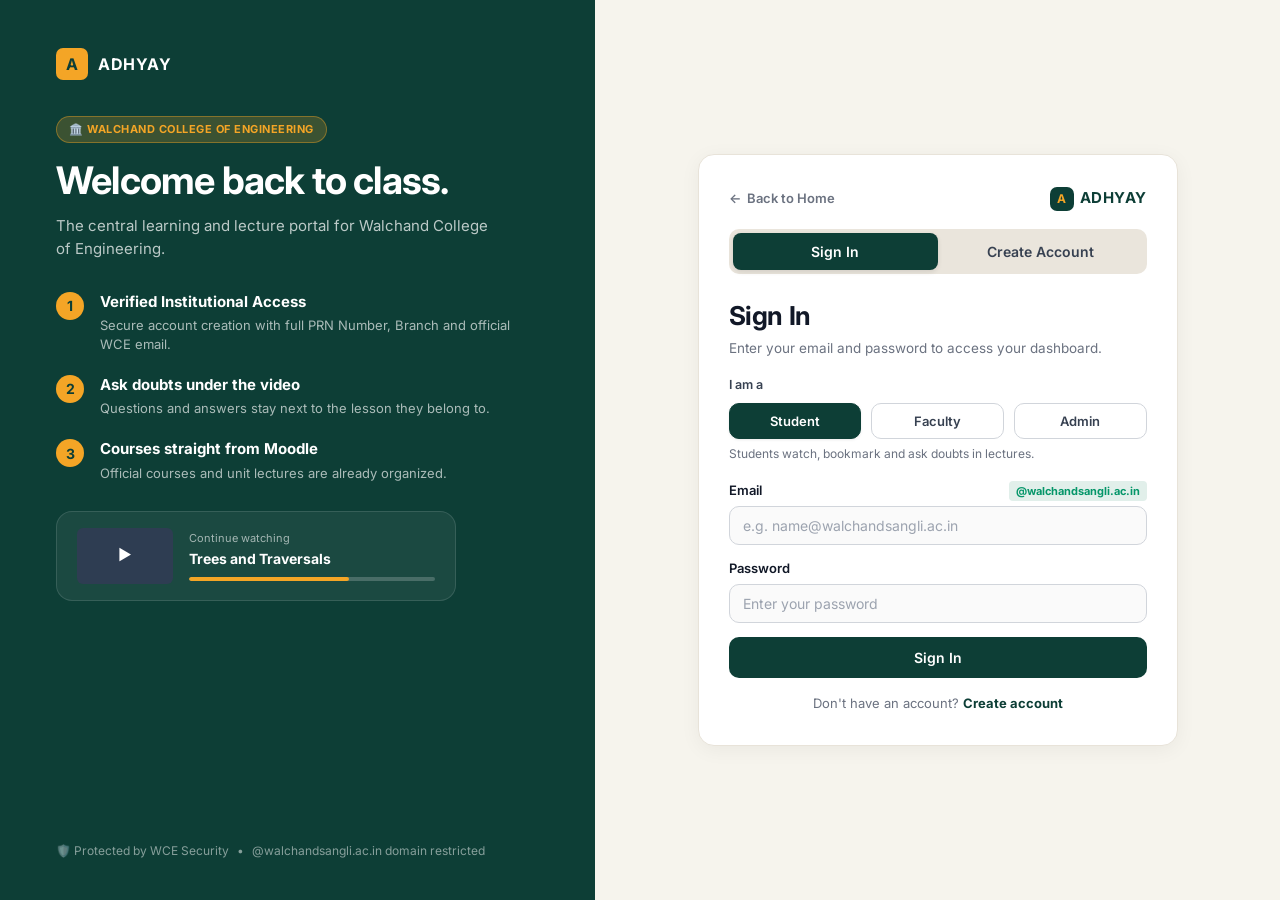
<file: adhyay-frontend/student-dashboard.html>
<!DOCTYPE html>
<html lang="en">
<head>
  <meta charset="UTF-8">
  <meta name="viewport" content="width=device-width, initial-scale=1.0">
  <title>ADHYAY | Good to see you.</title>
  <link rel="stylesheet" href="adhyay.css">
  <link rel="stylesheet" href="student-dashboard.css?v=70">
  <style>
    /* ── Lecture Cards Grid ── */
    .section-title {
      font-size: 20px;
      font-weight: 700;
      color: var(--text, #0F172A);
      margin-bottom: 16px;
      letter-spacing: -0.3px;
    }
    .lecture-grid {
      display: grid;
      grid-template-columns: repeat(3, 1fr);
      gap: 20px;
      margin-bottom: 36px;
    }
    .lecture-card {
      background: var(--surface, #FFFFFF);
      border: 1px solid var(--border, #E2E8F0);
      border-radius: var(--radius-lg, 12px);
      overflow: hidden;
      cursor: pointer;
      box-shadow: 0 1px 3px rgba(0,0,0,0.02);
      transition: transform 0.15s ease, box-shadow 0.15s ease;
    }
    .lecture-card:hover {
      transform: translateY(-2px);
      box-shadow: 0 6px 18px rgba(0,0,0,0.06);
    }
    .card-thumb {
      position: relative;
      aspect-ratio: 16/9;
      display: flex;
      align-items: center;
      justify-content: center;
      background: var(--c, #134E48);
    }
    .card-thumb-play {
      width: 44px;
      height: 44px;
      background: rgba(255,255,255,0.22);
      border-radius: 50%;
      display: flex;
      align-items: center;
      justify-content: center;
      color: #fff;
      font-size: 16px;
      padding-left: 3px;
    }
    .card-body {
      padding: 16px 18px 18px;
    }
    .card-chip-row {
      margin-bottom: 8px;
    }
    .card-title {
      font-size: 16px;
      font-weight: 700;
      color: var(--text, #0F172A);
      line-height: 1.35;
      margin-bottom: 4px;
    }
    .card-meta {
      font-size: 13px;
      color: var(--muted, #64748B);
    }
    .card-progress {
      margin-top: 14px;
    }

    /* ========================================================
       MODERN WATCH THEATER OVERLAY & VIDEO CONTROLS
       ======================================================== */
    .watch-overlay {
      position: fixed;
      inset: 0;
      z-index: 1000;
      background: #F8FAFC;
      display: flex;
      flex-direction: column;
      overflow-y: auto;
    }
    .watch-overlay[hidden] {
      display: none !important;
    }
    .watch-topbar {
      display: flex;
      align-items: center;
      justify-content: space-between;
      padding: 16px 40px;
      background: #FFFFFF;
      border-bottom: 1px solid #E2E8F0;
      box-shadow: 0 1px 3px rgba(0,0,0,0.02);
      flex-shrink: 0;
    }
    .watch-body {
      display: grid;
      grid-template-columns: minmax(0, 1fr) 420px;
      gap: 32px;
      padding: 24px 40px 60px;
      max-width: 1600px;
      margin: 0 auto;
      width: 100%;
      box-sizing: border-box;
      align-items: start;
    }
    .watch-primary {
      min-width: 0;
    }

    /* Video Player Screen Container */
    .video-screen {
      position: relative;
      aspect-ratio: 16/9;
      width: 100%;
      background: #0B1320;
      border-radius: 14px;
      overflow: hidden;
      box-shadow: 0 8px 30px rgba(0, 0, 0, 0.18);
      display: flex;
      flex-direction: column;
      justify-content: flex-end;
    }
    #lecturePlayer {
      position: absolute;
      inset: 0;
      width: 100%;
      height: 100%;
      object-fit: contain;
      background: #000;
    }
    .video-center-play {
      position: absolute;
      top: 50%;
      left: 50%;
      transform: translate(-50%, -50%);
      width: 68px;
      height: 68px;
      background: #F4A526;
      border-radius: 50%;
      display: flex;
      align-items: center;
      justify-content: center;
      color: #18232C;
      font-size: 24px;
      padding-left: 5px;
      cursor: pointer;
      box-shadow: 0 6px 24px rgba(0,0,0,0.35);
      z-index: 5;
      transition: transform 0.18s ease, background 0.18s ease;
    }
    .video-center-play:hover {
      transform: translate(-50%, -50%) scale(1.08);
      background: #FBBF24;
    }
    .video-bottom-bar {
      position: relative;
      z-index: 6;
      padding: 14px 20px;
      background: linear-gradient(transparent, rgba(11, 19, 32, 0.95));
      color: #fff;
    }
    .video-timeline {
      width: 100%;
      height: 5px;
      background: rgba(255,255,255,0.25);
      border-radius: 99px;
      margin-bottom: 10px;
      cursor: pointer;
      position: relative;
      transition: height 0.15s ease;
    }
    .video-timeline:hover {
      height: 7px;
    }
    .video-timeline-fill {
      height: 100%;
      background: #F4A526;
      border-radius: 99px;
      transition: width 0.1s linear;
    }
    .video-controls-row {
      display: flex;
      align-items: center;
      justify-content: space-between;
      font-size: 13px;
      font-weight: 500;
      color: rgba(255,255,255,0.85);
    }
    .video-controls-actions {
      display: flex;
      gap: 12px;
      align-items: center;
      cursor: pointer;
    }
    .video-controls-actions span:hover {
      color: #F4A526;
    }

    /* Video Metadata Below Player */
    .watch-info {
      margin-top: 24px;
    }
    .watch-tag-row {
      margin-bottom: 10px;
    }
    .watch-title-row {
      display: flex;
      align-items: center;
      justify-content: space-between;
      flex-wrap: wrap;
      gap: 16px;
      margin-bottom: 20px;
    }
    .watch-title {
      font-size: 26px;
      font-weight: 800;
      color: #0F172A;
      letter-spacing: -0.5px;
      line-height: 1.3;
    }
    .watch-btn-group {
      display: flex;
      gap: 10px;
    }
    .instructor-row {
      display: flex;
      align-items: center;
      gap: 16px;
      padding: 16px 20px;
      background: #FFFFFF;
      border: 1px solid #E2E8F0;
      border-radius: 12px;
      margin-bottom: 28px;
      box-shadow: 0 1px 3px rgba(0,0,0,0.02);
    }
    .instructor-avatar-circle {
      width: 46px;
      height: 46px;
      border-radius: 50%;
      background: linear-gradient(135deg, #EBA83A, #F59E0B);
      color: #fff;
      font-weight: 700;
      font-size: 19px;
      display: grid;
      place-items: center;
      flex-shrink: 0;
      box-shadow: 0 2px 8px rgba(245, 158, 11, 0.25);
    }
    .instructor-name {
      font-size: 15px;
      font-weight: 700;
      color: #0F172A;
      line-height: 1.3;
    }
    .instructor-dept {
      font-size: 13px;
      color: #64748B;
      margin-top: 2px;
    }

    /* ========================================================
       RIGHT SIDEBAR: ASK AI ASSISTANT + UP NEXT PLAYLIST
       ======================================================== */
    .up-next-panel {
      background: #FFFFFF;
      border: 1px solid #E2E8F0;
      border-radius: 16px;
      box-shadow: 0 4px 20px -2px rgba(15, 23, 42, 0.06);
      padding: 18px 20px;
      display: flex;
      flex-direction: column;
      height: 640px;
      max-height: calc(100vh - 120px);
      position: sticky;
      top: 24px;
      box-sizing: border-box;
    }
    .sidebar-tab-switcher {
      display: flex;
      background: #F1F5F9;
      border-radius: 10px;
      padding: 4px;
      gap: 4px;
      margin-bottom: 14px;
      flex-shrink: 0;
    }
    .sidebar-tab-btn {
      flex: 1;
      padding: 9px 12px;
      font-size: 13px;
      font-weight: 600;
      border-radius: 8px;
      border: none;
      background: transparent;
      color: #64748B;
      cursor: pointer;
      display: flex;
      align-items: center;
      justify-content: center;
      gap: 6px;
      transition: all 0.18s ease;
    }
    .sidebar-tab-btn:hover {
      color: #0F172A;
    }
    .sidebar-tab-btn.active {
      background: #FFFFFF;
      color: #0D3E36;
      font-weight: 700;
      box-shadow: 0 2px 5px rgba(0, 0, 0, 0.06);
    }
    .sidebar-tab-content {
      display: flex;
      flex-direction: column;
      flex: 1;
      min-height: 0;
    }

    /* AI Panel Header */
    .ai-panel-header {
      display: flex;
      align-items: center;
      justify-content: space-between;
      padding-bottom: 12px;
      border-bottom: 1px solid #E2E8F0;
      margin-bottom: 12px;
      flex-shrink: 0;
    }
    .ai-header-title {
      display: flex;
      align-items: center;
      gap: 8px;
      font-weight: 700;
      font-size: 14px;
      color: #0F172A;
    }
    .ai-model-tag {
      font-size: 10px;
      font-weight: 700;
      background: #FEF3C7;
      color: #92400E;
      padding: 2px 7px;
      border-radius: 5px;
      letter-spacing: 0.3px;
      text-transform: uppercase;
    }
    .ai-status-badge {
      font-size: 11px;
      font-weight: 700;
      padding: 3px 10px;
      border-radius: 999px;
      background: #F1F5F9;
      color: #64748B;
      display: inline-flex;
      align-items: center;
      gap: 4px;
    }
    .ai-status-badge.done {
      background: #DCFCE7;
      color: #166534;
    }
    .ai-status-badge.pending {
      background: #FEF3C7;
      color: #B45309;
    }
    .ai-status-badge.disabled {
      background: #FEE2E2;
      color: #991B1B;
    }

    /* Disabled State Banner */
    .ai-disabled-banner {
      background: #F8FAFC;
      border: 1.5px dashed #CBD5E1;
      border-radius: 12px;
      padding: 32px 20px;
      text-align: center;
      color: #64748B;
      font-size: 13.5px;
      line-height: 1.5;
      margin: auto 0;
    }
    .ai-disabled-icon {
      font-size: 32px;
      margin-bottom: 10px;
    }

    /* AI Chat Body */
    .ai-chat-body {
      display: flex;
      flex-direction: column;
      flex: 1;
      min-height: 0;
    }
    .ai-messages-scroll {
      flex: 1;
      overflow-y: auto;
      overflow-x: hidden;
      padding-right: 6px;
      display: flex;
      flex-direction: column;
      gap: 14px;
      scroll-behavior: smooth;
    }
    .ai-messages-scroll::-webkit-scrollbar {
      width: 5px;
    }
    .ai-messages-scroll::-webkit-scrollbar-track {
      background: transparent;
    }
    .ai-messages-scroll::-webkit-scrollbar-thumb {
      background: #CBD5E1;
      border-radius: 99px;
    }
    .ai-bubble {
      display: flex;
      gap: 10px;
      font-size: 13.5px;
      line-height: 1.55;
      align-items: flex-start;
    }
    .ai-user-bubble {
      flex-direction: row-reverse;
      align-self: flex-end;
      max-width: 86%;
    }
    .ai-user-bubble .ai-bubble-content {
      background: #0D3E36;
      color: #FFFFFF;
      border-radius: 16px 4px 16px 16px;
      padding: 10px 14px;
      box-shadow: 0 2px 8px rgba(13, 62, 54, 0.2);
      word-break: break-word;
    }
    .ai-bot-bubble {
      align-self: flex-start;
      max-width: 95%;
    }
    .ai-bot-avatar {
      width: 30px;
      height: 30px;
      border-radius: 50%;
      background: linear-gradient(135deg, #0D3E36 0%, #15803D 100%);
      color: #fff;
      display: flex;
      align-items: center;
      justify-content: center;
      font-size: 14px;
      flex-shrink: 0;
      box-shadow: 0 2px 6px rgba(13, 62, 54, 0.2);
    }
    .ai-bot-bubble .ai-bubble-content {
      background: #F8FAFC;
      color: #1E293B;
      border-radius: 4px 16px 16px 16px;
      padding: 12px 14px;
      border: 1px solid #E2E8F0;
      box-shadow: 0 1px 4px rgba(0, 0, 0, 0.02);
      word-break: break-word;
    }
    .ai-bot-bubble .ai-bubble-content p {
      margin: 0 0 8px 0;
    }
    .ai-bot-bubble .ai-bubble-content p:last-child {
      margin-bottom: 0;
    }

    /* Suggestion Chips */
    .ai-suggestion-chips {
      display: flex;
      flex-direction: column;
      gap: 6px;
      margin-top: 10px;
    }
    .ai-chip {
      background: #FFFFFF;
      border: 1px solid #CBD5E1;
      border-radius: 8px;
      padding: 7px 12px;
      font-size: 12.5px;
      font-weight: 600;
      color: #334155;
      cursor: pointer;
      transition: all 0.15s ease;
      text-align: left;
      display: flex;
      align-items: center;
      gap: 6px;
    }
    .ai-chip:hover {
      background: #F0FDF4;
      border-color: #0D3E36;
      color: #0D3E36;
      transform: translateX(2px);
    }

    /* Timestamps Chips */
    .timestamp-chip {
      display: inline-flex;
      align-items: center;
      gap: 4px;
      background: #E0F2FE;
      color: #0369A1;
      border: 1px solid #BAE6FD;
      padding: 2px 8px;
      border-radius: 6px;
      font-size: 12px;
      font-weight: 700;
      cursor: pointer;
      transition: all 0.15s ease;
      margin: 2px 4px 2px 0;
      vertical-align: middle;
    }
    .timestamp-chip:hover {
      background: #0284C7;
      color: #FFFFFF;
      border-color: #0284C7;
      transform: translateY(-1px);
    }
    .ai-sources-container {
      margin-top: 10px;
      padding-top: 8px;
      border-top: 1px dashed #CBD5E1;
    }
    .ai-sources-title {
      font-size: 11px;
      font-weight: 700;
      color: #64748B;
      text-transform: uppercase;
      letter-spacing: 0.4px;
      margin-bottom: 6px;
    }

    /* AI Loading state */
    .ai-loading-indicator {
      display: flex;
      align-items: center;
      gap: 10px;
      padding: 10px 14px;
      background: #F1F5F9;
      border-radius: 10px;
      font-size: 12.5px;
      color: #475569;
      margin: 8px 0;
    }
    .ai-spinner {
      width: 16px;
      height: 16px;
      border: 2px solid #CBD5E1;
      border-top-color: #0D3E36;
      border-radius: 50%;
      animation: spin 0.75s linear infinite;
      flex-shrink: 0;
    }
    @keyframes spin {
      to { transform: rotate(360deg); }
    }

    /* AI Input Form */
    .ai-input-form {
      display: flex;
      gap: 8px;
      margin-top: 12px;
      padding-top: 12px;
      border-top: 1px solid #E2E8F0;
      flex-shrink: 0;
    }
    .ai-input {
      flex: 1;
      padding: 10px 14px;
      border: 1.5px solid #CBD5E1;
      border-radius: 10px;
      font-size: 13.5px;
      outline: none;
      background: #FFFFFF;
      color: #0F172A;
      transition: all 0.15s ease;
    }
    .ai-input:focus {
      border-color: #0D3E36;
      box-shadow: 0 0 0 3px rgba(13, 62, 54, 0.12);
    }
    .ai-send-btn {
      background: #0D3E36;
      color: #FFFFFF;
      border: none;
      border-radius: 10px;
      width: 42px;
      height: 42px;
      display: flex;
      align-items: center;
      justify-content: center;
      font-size: 16px;
      cursor: pointer;
      flex-shrink: 0;
      transition: all 0.18s ease;
    }
    .ai-send-btn:hover:not(:disabled) {
      background: #14594E;
      transform: scale(1.04);
    }
    .ai-send-btn:disabled {
      opacity: 0.4;
      cursor: not-allowed;
    }

    /* Up Next Playlist */
    .up-next-title {
      font-size: 15px;
      font-weight: 700;
      color: #0F172A;
      margin-bottom: 12px;
      flex-shrink: 0;
    }
    .up-next-list {
      flex: 1;
      overflow-y: auto;
      display: flex;
      flex-direction: column;
      gap: 12px;
      padding-right: 4px;
    }
    .up-next-card {
      display: flex;
      gap: 12px;
      cursor: pointer;
      padding: 8px;
      border-radius: 10px;
      border: 1px solid transparent;
      transition: all 0.15s ease;
    }
    .up-next-card:hover {
      background: #F8FAFC;
      border-color: #E2E8F0;
    }
    .up-next-thumb {
      width: 96px;
      height: 60px;
      border-radius: 8px;
      flex-shrink: 0;
      background: #134E48;
      display: flex;
      align-items: center;
      justify-content: center;
      color: #fff;
      font-size: 14px;
    }
    .up-next-info {
      flex: 1;
      display: flex;
      flex-direction: column;
      justify-content: center;
      min-width: 0;
    }
    .up-next-lecture-title {
      font-size: 13.5px;
      font-weight: 700;
      color: #0F172A;
      line-height: 1.3;
      margin-bottom: 4px;
      white-space: nowrap;
      overflow: hidden;
      text-overflow: ellipsis;
    }
    .up-next-lecture-sub {
      font-size: 12px;
      color: #64748B;
    }

    /* ========================================================
       DOUBTS & DISCUSSION SECTION (STUDENT & FACULTY INTERACTION)
       ======================================================== */
    .comments-section {
      margin-top: 36px;
      padding-top: 24px;
      border-top: 1px solid #E2E8F0;
    }
    .doubts-header-row {
      display: flex;
      align-items: center;
      justify-content: space-between;
      margin-bottom: 6px;
    }
    .doubts-title {
      font-size: 20px;
      font-weight: 800;
      color: #0F172A;
      display: flex;
      align-items: center;
      gap: 10px;
      margin: 0;
    }
    .doubts-count-pill {
      background: #E2E8F0;
      color: #334155;
      font-size: 12px;
      font-weight: 700;
      padding: 2px 9px;
      border-radius: 99px;
    }
    .doubts-subtext {
      font-size: 13.5px;
      color: #64748B;
      margin: 0 0 20px 0;
    }
    .ask-doubt-card {
      display: flex;
      gap: 14px;
      background: #FFFFFF;
      border: 1px solid #E2E8F0;
      border-radius: 14px;
      padding: 18px 20px;
      box-shadow: 0 1px 4px rgba(0,0,0,0.03);
      margin-bottom: 26px;
    }
    .doubt-user-avatar {
      width: 40px;
      height: 40px;
      border-radius: 50%;
      background: #0D3E36;
      color: #FFFFFF;
      font-weight: 700;
      font-size: 16px;
      display: grid;
      place-items: center;
      flex-shrink: 0;
    }
    .doubt-input-wrapper {
      flex: 1;
      display: flex;
      flex-direction: column;
      gap: 10px;
    }
    .doubt-textarea {
      width: 100%;
      border: 1.5px solid #CBD5E1;
      border-radius: 10px;
      padding: 12px 16px;
      font-size: 14px;
      font-family: inherit;
      color: #0F172A;
      outline: none;
      resize: vertical;
      min-height: 60px;
      background: #FFFFFF;
      transition: all 0.15s ease;
      box-sizing: border-box;
    }
    .doubt-textarea:focus {
      border-color: #0D3E36;
      box-shadow: 0 0 0 3px rgba(13, 62, 54, 0.12);
    }
    .doubt-actions-bar {
      display: flex;
      align-items: center;
      justify-content: space-between;
      flex-wrap: wrap;
      gap: 10px;
    }
    .doubt-actions-left {
      display: flex;
      align-items: center;
      gap: 10px;
    }
    .btn-tag-timestamp {
      background: #F1F5F9;
      color: #334155;
      border: 1px solid #CBD5E1;
      border-radius: 8px;
      padding: 6px 12px;
      font-size: 12px;
      font-weight: 600;
      cursor: pointer;
      display: inline-flex;
      align-items: center;
      gap: 5px;
      transition: all 0.15s ease;
    }
    .btn-tag-timestamp:hover {
      background: #E2E8F0;
      color: #0F172A;
      border-color: #94A3B8;
    }
    .doubt-hint-text {
      font-size: 12px;
      color: #94A3B8;
    }
    .btn-post-doubt {
      background: #0D3E36;
      color: #FFFFFF;
      border: none;
      border-radius: 8px;
      padding: 9px 20px;
      font-size: 13.5px;
      font-weight: 700;
      cursor: pointer;
      transition: all 0.18s ease;
      display: inline-flex;
      align-items: center;
      gap: 6px;
    }
    .btn-post-doubt:hover:not(:disabled) {
      background: #14594E;
      transform: translateY(-1px);
    }
    .btn-post-doubt:disabled {
      opacity: 0.5;
      cursor: not-allowed;
    }
    .doubts-list-wrap {
      display: flex;
      flex-direction: column;
      gap: 16px;
    }
    .doubt-item-card {
      background: #FFFFFF;
      border: 1px solid #E2E8F0;
      border-radius: 14px;
      padding: 20px;
      box-shadow: 0 2px 8px rgba(15, 23, 42, 0.03);
      transition: border-color 0.15s ease;
    }
    .doubt-item-card:hover {
      border-color: #CBD5E1;
    }
    .doubt-card-header {
      display: flex;
      align-items: center;
      justify-content: space-between;
      margin-bottom: 12px;
    }
    .doubt-author-group {
      display: flex;
      align-items: center;
      gap: 12px;
    }
    .doubt-author-avatar {
      width: 36px;
      height: 36px;
      border-radius: 50%;
      background: #E2E8F0;
      color: #334155;
      font-weight: 700;
      font-size: 14px;
      display: grid;
      place-items: center;
      flex-shrink: 0;
    }
    .doubt-author-meta {
      display: flex;
      flex-direction: column;
    }
    .doubt-author-name {
      font-size: 14.5px;
      font-weight: 700;
      color: #0F172A;
    }
    .doubt-time-ago {
      font-size: 12px;
      color: #64748B;
    }
    .doubt-status-pill {
      font-size: 11.5px;
      font-weight: 700;
      padding: 4px 10px;
      border-radius: 999px;
      display: inline-flex;
      align-items: center;
      gap: 5px;
    }
    .doubt-status-pill.open {
      background: #FEF3C7;
      color: #B45309;
    }
    .doubt-status-pill.answered {
      background: #DCFCE7;
      color: #15803D;
    }
    .doubt-question-body {
      font-size: 14.5px;
      line-height: 1.6;
      color: #1E293B;
      margin: 0 0 16px 0;
      white-space: pre-wrap;
      word-break: break-word;
    }
    .faculty-reply-box {
      background: #F0FDF4;
      border: 1px solid #BBF7D0;
      border-radius: 12px;
      padding: 16px 18px;
      margin-top: 14px;
      position: relative;
    }
    .faculty-reply-header {
      display: flex;
      align-items: center;
      justify-content: space-between;
      margin-bottom: 8px;
    }
    .faculty-badge-row {
      display: flex;
      align-items: center;
      gap: 8px;
    }
    .faculty-verified-tag {
      background: #0D3E36;
      color: #FFFFFF;
      font-size: 11px;
      font-weight: 700;
      padding: 2px 8px;
      border-radius: 6px;
      display: inline-flex;
      align-items: center;
      gap: 4px;
    }
    .faculty-replier-name {
      font-size: 14px;
      font-weight: 700;
      color: #064E3B;
    }
    .faculty-reply-time {
      font-size: 11.5px;
      color: #059669;
    }
    .faculty-reply-text {
      font-size: 14px;
      line-height: 1.55;
      color: #064E3B;
      margin: 0;
      white-space: pre-wrap;
      word-break: break-word;
    }
    .doubt-delete-btn {
      background: none;
      border: none;
      color: #94A3B8;
      font-size: 12px;
      cursor: pointer;
      padding: 2px 6px;
      border-radius: 4px;
      transition: color 0.15s ease;
    }
    .doubt-delete-btn:hover {
      color: #EF4444;
    }

    @media (max-width: 1180px) {
      .watch-body {
        grid-template-columns: 1fr;
      }
      .up-next-panel {
        position: static;
        height: 520px;
        max-height: none;
      }
      .lecture-grid {
        grid-template-columns: repeat(2, 1fr);
      }
    }
    @media (max-width: 640px) {
      .watch-topbar, .watch-body {
        padding-left: 16px;
        padding-right: 16px;
      }
      .lecture-grid {
        grid-template-columns: 1fr;
      }
    }
  </style>
</head>
<body>
<div class="app-layout">

  <!-- SIDEBAR -->
  <aside class="sidebar">
    <div class="sidebar-logo">
      <a href="index.html" class="logo-wrap" style="text-decoration:none; color:inherit; display:flex; align-items:center; gap:8px;" title="Back to ADHYAY Landing Page">
        <div class="logo-mark">A</div>
        <span class="logo-name">ADHYAY</span>
      </a>
    </div>

    <nav class="sidebar-nav">
      <button class="nav-item active" id="navHome" data-view="home" type="button">Home</button>
      <button class="nav-item" id="navContinue" data-view="continue" type="button">Continue watching</button>
      <button class="nav-item" id="navSaved" data-view="saved" type="button">Saved lectures</button>
      <button class="nav-item" id="navHistory" data-view="history" type="button">Watch history</button>
      <button class="nav-item" id="navMaterials" data-view="materials" type="button">Materials &amp; Notes</button>
      <button class="nav-item" id="navAnnouncements" data-view="announcements" type="button">Announcements</button>
    </nav>

    <div class="sidebar-user">
      <div class="sidebar-avatar" id="sidebarAvatar">S</div>
      <div>
        <div class="sidebar-user-name" id="studentName">Student name</div>
        <div class="sidebar-user-role">Student</div>
      </div>
    </div>
  </aside>

  <!-- MAIN -->
  <main class="main-content">

    <!-- Header -->
    <div class="page-header" style="display:flex;align-items:center;justify-content:space-between;gap:16px;flex-wrap:wrap;">
      <div>
        <h1 class="page-title" id="welcomeTitle">Good to see you.</h1>
        <p class="page-subtitle">Pick up where you left off.</p>
      </div>
      <div style="display:flex;gap:10px;align-items:center;flex-wrap:wrap;">
        <div class="search-wrap" style="width:260px;">
          <input class="search-input" id="lectureSearch" type="search" placeholder="Search by title, unit or subject" style="padding-left:14px;">
        </div>
        <select class="form-select" id="subjectFilter" style="width:auto;min-width:130px;">
          <option value="all">All subjects</option>
          <option value="Data Structures">Data Structures</option>
          <option value="DBMS">DBMS</option>
          <option value="Operating Systems">Operating Systems</option>
        </select>
        <button class="btn-ghost" id="logoutBtn" type="button">Log out</button>
      </div>
    </div>

    <!-- 4 Stats Cards -->
    <div class="stats-row">
      <div class="stat-card">
        <div class="stat-label">Available lectures</div>
        <div class="stat-value" id="lectureCount">00</div>
      </div>
      <div class="stat-card">
        <div class="stat-label">Enrolled subjects</div>
        <div class="stat-value" id="subjectCount">00</div>
      </div>
      <div class="stat-card">
        <div class="stat-label">Watched</div>
        <div class="stat-value" id="startedCount">00</div>
      </div>
      <div class="stat-card">
        <div class="stat-label">Bookmarked</div>
        <div class="stat-value" id="bookmarkCount">00</div>
      </div>
    </div>

    <!-- Continue watching section -->
    <section id="continueSection" hidden>
      <div style="display:flex;align-items:center;justify-content:space-between;margin-bottom:14px;">
        <h2 class="section-title" style="margin:0;">Continue watching</h2>
        <span style="font-size:12.5px;color:var(--muted);">Synced every 10s &bull; Auto-resumes on click</span>
      </div>
      <div class="lecture-grid" id="continueGrid"></div>
    </section>

    <!-- Subject Completion Progress Section (Phase 3) -->
    <section id="subjectProgressSection" style="margin-bottom:36px;">
      <h2 class="section-title">Subject Progress</h2>
      <div id="subjectProgressGrid" style="display:grid;grid-template-columns:repeat(auto-fit, minmax(260px, 1fr));gap:16px;">
        <!-- dynamic subject completion progress bars -->
      </div>
    </section>

    <!-- All lectures section -->
    <section id="subjectsSection">
      <h2 class="section-title" id="lecturesSectionTitle">All lectures</h2>
      <div class="lecture-grid" id="lecturesGrid">
        <p style="color:var(--muted);grid-column:1/-1;padding:24px 0;">No lectures available yet. Check back soon!</p>
      </div>
    </section>

    <!-- Course Materials & Assignments Section (Phase 3) -->
    <section id="materialsSection" hidden>
      <div style="display:flex;align-items:center;justify-content:space-between;margin-bottom:20px;flex-wrap:wrap;gap:12px;">
        <div>
          <h2 class="section-title" style="margin:0;">Materials &amp; Assignments</h2>
          <p class="page-subtitle" style="margin:4px 0 0 0;">Download lecture slides, notes, and complete assignments before deadlines.</p>
        </div>
        <button class="btn-ghost" id="backToAllFromMaterialsBtn" type="button">← All lectures</button>
      </div>
      <div id="studentMaterialsGrid" style="display:grid;grid-template-columns:repeat(auto-fill, minmax(320px, 1fr));gap:20px;">
        <!-- dynamic materials & assignments -->
      </div>
    </section>

    <!-- Announcements Section (Phase 3) -->
    <section id="announcementsSection" hidden>
      <div style="display:flex;align-items:center;justify-content:space-between;margin-bottom:20px;">
        <h2 class="section-title" style="margin:0;">Institutional Announcements</h2>
        <button class="btn-ghost" id="backToAllFromAnnouncementsBtn" type="button">← All lectures</button>
      </div>
      <div id="studentAnnouncementsList" style="display:flex;flex-direction:column;gap:16px;">
        <!-- dynamic announcements -->
      </div>
    </section>

    <!-- Bookmarks section -->
    <section id="bookmarksSection" hidden>
      <div style="display:flex;align-items:center;justify-content:space-between;margin-bottom:16px;">
        <h2 class="section-title" style="margin:0;">Saved lectures</h2>
        <button class="btn-ghost" id="backToAllBtn" type="button">← All lectures</button>
      </div>
      <div class="lecture-grid" id="bookmarksGrid"></div>
    </section>

    <!-- Watch history section -->
    <section id="historySection" hidden>
      <div style="display:flex;align-items:center;justify-content:space-between;margin-bottom:16px;">
        <h2 class="section-title" style="margin:0;">Watch history</h2>
        <button class="btn-ghost" id="backToAllFromHistoryBtn" type="button">← All lectures</button>
      </div>
      <div class="lecture-grid" id="historyGrid"></div>
    </section>

    <div id="pageMessage" role="status" aria-live="polite"></div>
  </main>
</div>

<!-- Resume Toast Notification (Phase 3) -->
<div id="resumeToast" style="display:none;position:fixed;bottom:24px;right:24px;background:#0D3E36;color:#FFFFFF;padding:12px 20px;border-radius:10px;font-size:13.5px;font-weight:600;box-shadow:0 8px 24px rgba(0,0,0,0.25);z-index:99999;align-items:center;gap:8px;">
  <span>▶</span> <span id="resumeToastMsg">Resumed from position</span>
</div>

<!-- ================= WATCH THEATER OVERLAY (Image 1) ================= -->
<div class="watch-overlay" id="videoModal" hidden>
  <!-- Topbar -->
  <div class="watch-topbar">
    <div class="logo-wrap">
      <div class="logo-mark">A</div>
      <span class="logo-name">ADHYAY</span>
    </div>
    <button class="btn-outline" id="closePlayerBtn" type="button">Back to lectures</button>
  </div>

  <!-- Body -->
  <div class="watch-body">
    <!-- Left Column: Video + Details + Comments -->
    <div class="watch-primary">
      
      <!-- Video Screen -->
      <div class="video-screen" id="videoScreenContainer">
        <video id="lecturePlayer" playsinline preload="metadata"></video>
        <div class="video-center-play" id="centerPlayBtn" onclick="togglePlayPause()">▶</div>
        <div class="video-bottom-bar">
          <div class="video-timeline">
            <div class="video-timeline-fill" id="timelineFill"></div>
          </div>
          <div class="video-controls-row">
            <span id="videoTimeDisplay">24:10 / 37:45</span>
            <div class="video-controls-actions">
              <span id="theaterToggleBtn">Theater</span>
              <span>·</span>
              <span id="playerFullscreenBtn">Fullscreen</span>
            </div>
          </div>
        </div>
      </div>

      <!-- Video Meta -->
      <div class="watch-info">
        <div class="watch-tag-row">
          <span class="chip chip-green" id="playerSubjectTag">Data Structures · Unit 3</span>
        </div>
        <div class="watch-title-row">
          <h1 class="watch-title" id="playerTitle">Trees and Traversals</h1>
          <div class="watch-btn-group">
            <button class="btn-outline" id="likeLectureBtn" type="button">Like</button>
            <button class="btn-outline" id="bookmarkCurrentBtn" type="button">Bookmark</button>
            <button class="btn-outline" id="shareLectureBtn" type="button">Share</button>
          </div>
        </div>

        <!-- Faculty row -->
        <div class="instructor-row">
          <div class="instructor-avatar-circle" id="facultyAvatar">F</div>
          <div>
            <div class="instructor-name" id="playerFacultyName">Faculty name</div>
            <div class="instructor-dept">Department of Information Technology</div>
          </div>
        </div>

        <!-- Comments & Doubts Section (Student Q&A with Faculty) -->
        <section class="comments-section">
          <div class="doubts-header-row">
            <h2 class="doubts-title">
              <span>💬 Doubts & Discussion</span>
              <span class="doubts-count-pill" id="doubtsCountBadge">0</span>
            </h2>
          </div>
          <p class="doubts-subtext">
            Have a question about this lecture? Ask below. Your faculty will review and post verified replies here.
          </p>
          
          <!-- Ask Doubt Card -->
          <div class="ask-doubt-card">
            <div class="doubt-user-avatar" id="commentUserAvatar">S</div>
            <div class="doubt-input-wrapper">
              <textarea id="commentInput" class="doubt-textarea" rows="2" placeholder="Have a doubt? Ask your professor about this lecture..."></textarea>
              <div class="doubt-actions-bar">
                <div class="doubt-actions-left">
                  <button type="button" class="btn-tag-timestamp" id="tagTimestampBtn" onclick="tagCurrentVideoTimestamp()" title="Attach current video playback timestamp to your question">
                    ⏱ At current time (<span id="currentTimeTagDisplay">00:00</span>)
                  </button>
                  <span class="doubt-hint-text">Faculty replies appear directly under your question.</span>
                </div>
                <button type="button" class="btn-post-doubt" id="submitCommentBtn" onclick="handlePostDoubt()">
                  <span>❓ Ask Faculty</span>
                </button>
              </div>
            </div>
          </div>

          <!-- Doubts List -->
          <div class="doubts-list-wrap" id="commentsList">
            <p style="color:var(--muted);font-size:13.5px;padding:12px 0;">Loading doubts...</p>
          </div>

        </section>

      </div>
    </div>

    <!-- Right Column: AI Assistant + Up Next -->
    <aside class="up-next-panel" id="theaterRightSidebar">
      <!-- Sidebar Tab Switcher -->
      <div class="sidebar-tab-switcher">
        <button class="sidebar-tab-btn active" id="tabBtnAi" type="button" onclick="switchSidebarTab('ai')">
          🤖 Ask AI Assistant
        </button>
        <button class="sidebar-tab-btn" id="tabBtnPlaylist" type="button" onclick="switchSidebarTab('playlist')">
          Up next
        </button>
      </div>

      <!-- Tab Content 1: AI Lecture Assistant -->
      <div class="sidebar-tab-content" id="tabContentAi">
        <div class="ai-panel-header">
          <div class="ai-header-title">
            <span>Lecture Assistant</span>
            <span class="ai-model-tag">Groq AI</span>
          </div>
          <div id="aiTranscriptStatusBadge" class="ai-status-badge">Checking...</div>
        </div>

        <!-- Disabled message if transcript is not ready -->
        <div class="ai-disabled-banner" id="aiDisabledBanner" style="display:none;">
          <div class="ai-disabled-icon" id="aiDisabledIcon">⏳</div>
          <div class="ai-disabled-text" id="aiDisabledMessage">AI transcript is being processed.</div>
        </div>

        <!-- Interactive AI Chat Body -->
        <div class="ai-chat-body" id="aiChatBody">
          <div class="ai-messages-scroll" id="aiMessagesScroll">
            <div class="ai-bubble ai-bot-bubble">
              <div class="ai-bot-avatar">🤖</div>
              <div class="ai-bubble-content">
                <p>Hello! I'm your <strong>ADHYAY AI Assistant</strong> for this lecture. Ask me anything about what the professor taught—answers include <strong>clickable timestamps</strong> to seek the video!</p>
                <div class="ai-suggestion-chips">
                  <button type="button" class="ai-chip" onclick="submitQuickQuestion('Summarize the main concepts in this lecture.')">📌 Summarize lecture</button>
                  <button type="button" class="ai-chip" onclick="submitQuickQuestion('What key definitions or algorithms were covered?')">💡 Key definitions</button>
                  <button type="button" class="ai-chip" onclick="submitQuickQuestion('What were the important exam or practical points mentioned?')">🎯 Important points</button>
                </div>
              </div>
            </div>
          </div>

          <!-- Loading state -->
          <div class="ai-loading-indicator" id="aiLoadingIndicator" style="display:none;">
            <div class="ai-spinner"></div>
            <span>Searching transcript & formulating answer...</span>
          </div>

          <!-- Input Bar -->
          <form class="ai-input-form" id="aiQuestionForm" onsubmit="handleAiQuestionSubmit(event)">
            <input type="text" id="aiQuestionInput" class="ai-input" placeholder="Ask a question about this lecture..." autocomplete="off">
            <button type="submit" id="aiSendBtn" class="ai-send-btn" title="Send question">
              ➤
            </button>
          </form>
        </div>
      </div>

      <!-- Tab Content 2: Up Next Playlist -->
      <div class="sidebar-tab-content" id="tabContentPlaylist" style="display:none;">
        <h2 class="up-next-title" style="margin-top:10px;">Up next</h2>
        <div class="up-next-list" id="watchPlaylist">
          <p style="color:var(--muted);font-size:13px;">No upcoming lectures in this subject yet.</p>
        </div>
      </div>
    </aside>

  </div>
</div>

<script>
  // Demo helper so clicking any card opens the modal smoothly
  function openDemoWatch(id) {
    const modal = document.getElementById('videoModal');
    if (modal) {
      modal.hidden = false;
      document.body.style.overflow = 'hidden';
    }
  }

  function togglePlayPause() {
    const player = document.getElementById('lecturePlayer');
    const playBtn = document.getElementById('centerPlayBtn');
    if (!player) return;
    if (player.paused) {
      player.play().then(() => {
        if (playBtn) playBtn.style.opacity = '0';
      }).catch(() => {});
    } else {
      player.pause();
      if (playBtn) playBtn.style.opacity = '1';
    }
  }
</script>
<script src="config.js"></script>
<script src="auth-client.js?v=2"></script>
<script src="student-dashboard.js?v=75"></script>
</body>
</html>
</file>
<file: adhyay-frontend/adhyay.css>
/* ============================================================
   ADHYAY — Clean Design System
   Exact match for the Figma / Reference UI
   ============================================================ */

@import url('https://fonts.googleapis.com/css2?family=Inter:wght@400;500;600;700&display=swap');

:root {
  --bg:             #F6F4ED;
  --surface:        #FFFFFF;
  --border:         #E8E3D9;
  --border-light:   #EFEBE2;
  --green-dark:     #0D3E36;
  --green-mid:      #145649;
  --green-light:    #DAE7E1;
  --green-chip-bg:  #E1EFEA;
  --green-chip-txt: #135544;
  --amber:          #F4A526;
  --amber-light:    #FDF3D8;
  --amber-text:     #8A5B00;
  --text:           #111827;
  --text-2:         #374151;
  --muted:          #6B7280;
  --red:            #C0392B;
  --radius-sm:      6px;
  --radius-md:      10px;
  --radius-lg:      16px;
  --sidebar-w:      230px;
  --font:           'Inter', -apple-system, BlinkMacSystemFont, "Segoe UI", Roboto, sans-serif;
}

*, *::before, *::after { box-sizing: border-box; margin: 0; padding: 0; }
html { -webkit-text-size-adjust: 100%; }
body {
  font-family: var(--font);
  font-size: 14px;
  color: var(--text);
  background: var(--bg);
  line-height: 1.5;
  -webkit-font-smoothing: antialiased;
}
button { cursor: pointer; font-family: inherit; }
input, select, textarea { font-family: inherit; }
a { color: inherit; text-decoration: none; }
img { display: block; max-width: 100%; }

/* ---------- Logo ---------- */
.logo-wrap {
  display: inline-flex;
  align-items: center;
  gap: 10px;
}
.logo-mark {
  width: 32px;
  height: 32px;
  background: var(--green-dark);
  border-radius: 7px;
  display: grid;
  place-items: center;
  font-weight: 700;
  font-size: 16px;
  color: var(--amber);
  flex-shrink: 0;
}
.logo-name {
  font-size: 16px;
  font-weight: 700;
  color: var(--green-dark);
  letter-spacing: 0.5px;
}

/* ---------- Layout ---------- */
.app-layout {
  display: flex;
  min-height: 100vh;
  background: var(--bg);
}

/* Sidebar */
.sidebar {
  width: var(--sidebar-w);
  flex-shrink: 0;
  background: transparent;
  display: flex;
  flex-direction: column;
  padding: 28px 20px 24px;
  position: sticky;
  top: 0;
  height: 100vh;
  overflow-y: auto;
}

.sidebar-logo {
  padding-bottom: 24px;
  margin-bottom: 8px;
}

.sidebar-nav {
  flex: 1;
  display: flex;
  flex-direction: column;
  gap: 4px;
}

.nav-item {
  display: block;
  width: 100%;
  text-align: left;
  padding: 10px 14px;
  border: none;
  border-radius: var(--radius-md);
  background: transparent;
  color: var(--text-2);
  font-size: 14px;
  font-weight: 500;
  transition: all 0.15s ease;
}
.nav-item:hover {
  background: rgba(218, 231, 225, 0.45);
  color: var(--green-dark);
}
.nav-item.active {
  background: var(--green-light);
  color: var(--green-dark);
  font-weight: 600;
}

.sidebar-user {
  display: flex;
  align-items: center;
  gap: 12px;
  padding-top: 16px;
  margin-top: 16px;
}
.sidebar-avatar {
  width: 38px;
  height: 38px;
  border-radius: 50%;
  background: #DDE3EA;
  color: #374151;
  font-weight: 700;
  font-size: 14px;
  display: grid;
  place-items: center;
  flex-shrink: 0;
}
.sidebar-user-name {
  font-size: 13px;
  font-weight: 700;
  color: var(--text);
  line-height: 1.3;
}
.sidebar-user-role {
  font-size: 12px;
  color: var(--muted);
}

/* Main Content Area */
.main-content {
  flex: 1;
  min-width: 0;
  padding: 32px 48px 48px 24px;
}

.page-header {
  margin-bottom: 26px;
}
.page-title {
  font-size: 32px;
  font-weight: 700;
  color: var(--text);
  line-height: 1.2;
  letter-spacing: -0.5px;
}
.page-subtitle {
  margin-top: 6px;
  color: var(--muted);
  font-size: 14px;
}

/* Stat Cards */
.stats-row {
  display: grid;
  grid-template-columns: repeat(4, 1fr);
  gap: 16px;
  margin-bottom: 32px;
}
.stat-card {
  background: var(--surface);
  border: 1px solid var(--border);
  border-radius: var(--radius-lg);
  padding: 20px 22px;
  box-shadow: 0 1px 3px rgba(0,0,0,0.02);
}
.stat-label {
  font-size: 13px;
  color: var(--muted);
  font-weight: 500;
  margin-bottom: 6px;
}
.stat-value {
  font-size: 36px;
  font-weight: 700;
  color: var(--green-dark);
  letter-spacing: -0.5px;
  line-height: 1.1;
}

/* Panel / Card */
.panel {
  background: var(--surface);
  border: 1px solid var(--border);
  border-radius: var(--radius-lg);
  padding: 24px;
  box-shadow: 0 1px 3px rgba(0,0,0,0.02);
}
.panel + .panel { margin-top: 24px; }
.panel-title {
  font-size: 18px;
  font-weight: 700;
  color: var(--text);
  margin-bottom: 4px;
}
.panel-subtitle {
  font-size: 13px;
  color: var(--muted);
  margin-bottom: 20px;
}

/* Buttons */
.btn-primary {
  display: inline-flex;
  align-items: center;
  justify-content: center;
  gap: 8px;
  padding: 10px 22px;
  background: var(--green-dark);
  color: #fff;
  border: none;
  border-radius: var(--radius-md);
  font-size: 14px;
  font-weight: 600;
  transition: background 0.15s ease;
}
.btn-primary:hover {
  background: var(--green-mid);
}
.btn-primary:disabled {
  opacity: 0.55;
  cursor: not-allowed;
}

.btn-outline {
  display: inline-flex;
  align-items: center;
  justify-content: center;
  gap: 6px;
  padding: 8px 18px;
  background: var(--surface);
  color: var(--text);
  border: 1px solid #D1D5DB;
  border-radius: var(--radius-md);
  font-size: 13px;
  font-weight: 500;
  transition: all 0.15s ease;
}
.btn-outline:hover {
  border-color: var(--green-dark);
  color: var(--green-dark);
}

.btn-ghost {
  background: transparent;
  border: none;
  color: var(--text-2);
  font-size: 13px;
  font-weight: 500;
  padding: 8px 12px;
  border-radius: var(--radius-md);
}
.btn-ghost:hover {
  background: var(--green-light);
  color: var(--green-dark);
}

/* Form Controls */
.form-label {
  display: block;
  font-size: 13px;
  font-weight: 500;
  color: var(--text-2);
  margin-bottom: 6px;
}
.form-input, .form-select, .form-textarea {
  width: 100%;
  padding: 9px 12px;
  border: 1px solid #D1D5DB;
  border-radius: var(--radius-md);
  font-size: 14px;
  color: var(--text);
  background: var(--surface);
  outline: none;
  transition: border-color 0.15s, box-shadow 0.15s;
}
.form-input:focus, .form-select:focus, .form-textarea:focus {
  border-color: var(--green-dark);
  box-shadow: 0 0 0 3px rgba(13,62,54,0.1);
}
.form-input::placeholder, .form-textarea::placeholder {
  color: #9CA3AF;
}
.form-textarea { resize: vertical; }
.form-group { margin-bottom: 16px; }
.form-row { display: grid; gap: 14px; }
.form-row-3 { grid-template-columns: 1fr 1fr 1fr; }

/* Chips */
.chip {
  display: inline-flex;
  align-items: center;
  padding: 3px 9px;
  border-radius: 999px;
  font-size: 11px;
  font-weight: 600;
  line-height: 1.4;
}
.chip-green {
  background: var(--green-chip-bg);
  color: var(--green-chip-txt);
}
.chip-amber {
  background: var(--amber-light);
  color: var(--amber-text);
}
.chip-moodle {
  background: #E5E7EB;
  color: #374151;
  font-size: 11px;
  font-weight: 600;
  padding: 2px 8px;
  border-radius: 12px;
}
.chip-muted {
  background: #F3F4F6;
  color: var(--muted);
}

/* Progress Bar */
.progress-track {
  width: 100%;
  height: 4px;
  background: #E5E7EB;
  border-radius: 99px;
  overflow: hidden;
}
.progress-fill {
  height: 100%;
  background: var(--amber);
  border-radius: inherit;
  transition: width 0.3s ease;
}

/* Data Table */
.data-table {
  width: 100%;
  border-collapse: collapse;
}
.data-table th {
  text-align: left;
  padding: 10px 16px 12px;
  font-size: 13px;
  font-weight: 600;
  color: var(--muted);
  border-bottom: 1px solid var(--border-light);
}
.data-table td {
  padding: 14px 16px;
  font-size: 14px;
  color: var(--text);
  border-bottom: 1px solid var(--border-light);
  vertical-align: middle;
}
.data-table tbody tr:last-child td { border-bottom: none; }
.data-table tbody tr:hover td { background: #FAF9F5; }

/* Search Input */
.search-wrap {
  position: relative;
}
.search-wrap .search-icon {
  position: absolute;
  left: 12px;
  top: 50%;
  transform: translateY(-50%);
  color: var(--muted);
  pointer-events: none;
  font-size: 14px;
}
.search-input {
  width: 100%;
  padding: 9px 14px 9px 34px;
  border: 1px solid #D1D5DB;
  border-radius: var(--radius-md);
  font-size: 14px;
  color: var(--text);
  background: var(--surface);
  outline: none;
  transition: border-color 0.15s;
}
.search-input:focus {
  border-color: var(--green-dark);
}

/* Responsive */
@media (max-width: 960px) {
  .stats-row { grid-template-columns: repeat(2, 1fr); }
  .main-content { padding: 24px 20px; }
}
@media (max-width: 640px) {
  .app-layout { flex-direction: column; }
  .sidebar { width: 100%; height: auto; position: static; }
  .main-content { padding: 16px; }
  .stats-row { grid-template-columns: 1fr 1fr; }
}
</file>
<file: adhyay-frontend/faculty-dashboard.css>
/* faculty-dashboard.css — Modern Styles for Faculty Dashboard */

.msg-banner {
  padding: 11px 16px;
  border-radius: var(--radius-md);
  font-size: 14px;
  display: none;
  margin-bottom: 14px;
}
.msg-banner.success { background: #f0fdf4; color: #166534; border: 1px solid #bbf7d0; display: block; }
.msg-banner.error   { background: #fef2f2; color: #b91c1c; border: 1px solid #fecaca; display: block; }

.upload-progress {
  margin-top: 14px;
  display: none;
}
.upload-progress.visible, #progressContainer[style*="block"] {
  display: block;
}

/* AI Transcript Badges & Actions */
.chip-ai {
  display: inline-flex;
  align-items: center;
  gap: 5px;
  padding: 4px 10px;
  border-radius: 999px;
  font-size: 11.5px;
  font-weight: 700;
  letter-spacing: 0.2px;
}
.chip-ai.done {
  background: #dcfce7;
  color: #15803d;
  border: 1px solid #bbf7d0;
}
.chip-ai.pending {
  background: #fef3c7;
  color: #b45309;
  border: 1px solid #fde68a;
  animation: pulse-ai 2s infinite ease-in-out;
}
.chip-ai.failed {
  background: #fee2e2;
  color: #b91c1c;
  border: 1px solid #fecaca;
}
.chip-ai.none {
  background: #f3f4f6;
  color: #6b7280;
  border: 1px solid #e5e7eb;
}

@keyframes pulse-ai {
  0% { opacity: 0.7; }
  50% { opacity: 1; }
  100% { opacity: 0.7; }
}

.btn-retry-ai {
  background: #0D3E36;
  color: #fff;
  border: none;
  border-radius: 6px;
  padding: 4px 10px;
  font-size: 11px;
  font-weight: 600;
  cursor: pointer;
  margin-left: 6px;
  transition: background 0.15s ease;
  display: inline-flex;
  align-items: center;
  gap: 4px;
}
.btn-retry-ai:hover {
  background: #14594e;
}
.btn-retry-ai:disabled {
  opacity: 0.5;
  cursor: not-allowed;
}

/* ========================================================
   FACULTY DOUBTS & DISCUSSIONS MANAGEMENT
   ======================================================== */
.faculty-doubts-list {
  display: flex;
  flex-direction: column;
  gap: 16px;
  margin-top: 16px;
}

.faculty-doubt-card {
  background: #FFFFFF;
  border: 1px solid #E2E8F0;
  border-radius: 14px;
  padding: 20px;
  box-shadow: 0 1px 4px rgba(15, 23, 42, 0.04);
  transition: border-color 0.15s ease;
}
.faculty-doubt-card:hover {
  border-color: #CBD5E1;
}

.faculty-doubt-top {
  display: flex;
  align-items: center;
  justify-content: space-between;
  flex-wrap: wrap;
  gap: 10px;
  margin-bottom: 12px;
  padding-bottom: 10px;
  border-bottom: 1px solid #F1F5F9;
}

.lecture-context-pill {
  display: inline-flex;
  align-items: center;
  gap: 6px;
  background: #EEF4F1;
  color: #0D3E36;
  padding: 3px 10px;
  border-radius: 6px;
  font-size: 12px;
  font-weight: 700;
}

.student-meta-inline {
  display: flex;
  align-items: center;
  gap: 8px;
  font-size: 13px;
  color: #64748B;
}
.student-meta-name {
  font-weight: 700;
  color: #0F172A;
}

.faculty-doubt-q {
  font-size: 15px;
  line-height: 1.55;
  color: #1E293B;
  margin: 0 0 16px 0;
  font-weight: 500;
}

.faculty-reply-section {
  background: #F8FAFC;
  border: 1px solid #E2E8F0;
  border-radius: 10px;
  padding: 14px 16px;
  margin-top: 12px;
}

.faculty-reply-active-box {
  background: #F0FDF4;
  border: 1px solid #BBF7D0;
  border-radius: 10px;
  padding: 14px 16px;
}
.faculty-reply-active-box .head {
  display: flex;
  align-items: center;
  justify-content: space-between;
  margin-bottom: 6px;
  font-size: 12px;
  color: #065F46;
  font-weight: 700;
}
.faculty-reply-active-box p {
  margin: 0;
  font-size: 14px;
  line-height: 1.5;
  color: #064E3B;
}

.faculty-reply-textarea {
  width: 100%;
  border: 1.5px solid #CBD5E1;
  border-radius: 8px;
  padding: 10px 14px;
  font-size: 13.5px;
  font-family: inherit;
  color: #0F172A;
  outline: none;
  resize: vertical;
  min-height: 60px;
  box-sizing: border-box;
  background: #FFFFFF;
  transition: border-color 0.15s ease;
}
.faculty-reply-textarea:focus {
  border-color: #0D3E36;
  box-shadow: 0 0 0 3px rgba(13, 62, 54, 0.1);
}

.faculty-reply-btn {
  background: #0D3E36;
  color: #FFFFFF;
  border: none;
  border-radius: 6px;
  padding: 7px 16px;
  font-size: 13px;
  font-weight: 700;
  cursor: pointer;
  transition: all 0.15s ease;
  display: inline-flex;
  align-items: center;
  gap: 6px;
}
.faculty-reply-btn:hover {
  background: #14594E;
}
</file>
<file: adhyay-frontend/student-dashboard.css>
/* student-dashboard.css — Modern UI for ADHYAY Student Dashboard */

/* ── Global Layout Tweaks ── */
.watch-overlay {
  position: fixed;
  inset: 0;
  z-index: 1000;
  background: #F8FAFC;
  display: flex;
  flex-direction: column;
  overflow-y: auto;
}
.watch-overlay[hidden] {
  display: none !important;
}

.watch-topbar {
  display: flex;
  align-items: center;
  justify-content: space-between;
  padding: 16px 40px;
  background: #FFFFFF;
  border-bottom: 1px solid #E2E8F0;
  box-shadow: 0 1px 3px rgba(0,0,0,0.02);
}

.watch-body {
  display: grid;
  grid-template-columns: minmax(0, 1fr) 420px;
  gap: 32px;
  padding: 24px 40px 60px;
  max-width: 1600px;
  margin: 0 auto;
  width: 100%;
  box-sizing: border-box;
  align-items: start;
}

.watch-primary {
  min-width: 0;
}

/* ── Video Player Screen ── */
.video-screen {
  position: relative;
  aspect-ratio: 16/9;
  width: 100%;
  background: #0B1320;
  border-radius: 14px;
  overflow: hidden;
  box-shadow: 0 8px 30px rgba(0, 0, 0, 0.18);
  display: flex;
  flex-direction: column;
  justify-content: flex-end;
}

#lecturePlayer {
  position: absolute;
  inset: 0;
  width: 100%;
  height: 100%;
  object-fit: contain;
  background: #000;
}

.video-center-play {
  position: absolute;
  top: 50%;
  left: 50%;
  transform: translate(-50%, -50%);
  width: 68px;
  height: 68px;
  background: #F4A526;
  border-radius: 50%;
  display: flex;
  align-items: center;
  justify-content: center;
  color: #18232C;
  font-size: 24px;
  padding-left: 5px;
  cursor: pointer;
  box-shadow: 0 6px 24px rgba(0,0,0,0.35);
  z-index: 5;
  transition: transform 0.18s ease, background 0.18s ease;
}
.video-center-play:hover {
  transform: translate(-50%, -50%) scale(1.08);
  background: #FBBF24;
}

.video-bottom-bar {
  position: relative;
  z-index: 6;
  padding: 14px 20px;
  background: linear-gradient(transparent, rgba(11, 19, 32, 0.95));
  color: #fff;
}

.video-timeline {
  width: 100%;
  height: 5px;
  background: rgba(255,255,255,0.25);
  border-radius: 99px;
  margin-bottom: 10px;
  cursor: pointer;
  position: relative;
  transition: height 0.15s ease;
}
.video-timeline:hover {
  height: 7px;
}
.video-timeline-fill {
  height: 100%;
  background: #F4A526;
  border-radius: 99px;
  transition: width 0.1s linear;
}

.video-controls-row {
  display: flex;
  align-items: center;
  justify-content: space-between;
  font-size: 13px;
  font-weight: 500;
  color: rgba(255,255,255,0.85);
}

.video-controls-actions {
  display: flex;
  gap: 12px;
  align-items: center;
  cursor: pointer;
}
.video-controls-actions span:hover {
  color: #F4A526;
}

/* ── Video Metadata & Actions ── */
.watch-info {
  margin-top: 24px;
}
.watch-tag-row {
  margin-bottom: 10px;
}
.watch-title-row {
  display: flex;
  align-items: center;
  justify-content: space-between;
  flex-wrap: wrap;
  gap: 16px;
  margin-bottom: 20px;
}
.watch-title {
  font-size: 26px;
  font-weight: 800;
  color: #0F172A;
  letter-spacing: -0.5px;
  line-height: 1.3;
}
.watch-btn-group {
  display: flex;
  gap: 10px;
}

.instructor-row {
  display: flex;
  align-items: center;
  gap: 16px;
  padding: 16px 20px;
  background: #FFFFFF;
  border: 1px solid #E2E8F0;
  border-radius: 12px;
  margin-bottom: 28px;
  box-shadow: 0 1px 3px rgba(0,0,0,0.02);
}
.instructor-avatar-circle {
  width: 46px;
  height: 46px;
  border-radius: 50%;
  background: linear-gradient(135deg, #EBA83A, #F59E0B);
  color: #fff;
  font-weight: 700;
  font-size: 19px;
  display: grid;
  place-items: center;
  flex-shrink: 0;
  box-shadow: 0 2px 8px rgba(245, 158, 11, 0.25);
}
.instructor-name {
  font-size: 15px;
  font-weight: 700;
  color: #0F172A;
  line-height: 1.3;
}
.instructor-dept {
  font-size: 13px;
  color: #64748B;
  margin-top: 2px;
}

/* ========================================================
   RIGHT SIDEBAR: ASK AI ASSISTANT + UP NEXT PLAYLIST
   ======================================================== */
.up-next-panel {
  background: #FFFFFF;
  border: 1px solid #E2E8F0;
  border-radius: 16px;
  box-shadow: 0 4px 20px -2px rgba(15, 23, 42, 0.06);
  padding: 18px 20px;
  display: flex;
  flex-direction: column;
  height: 640px;
  max-height: calc(100vh - 120px);
  position: sticky;
  top: 24px;
  box-sizing: border-box;
}

/* Sidebar Tab Switcher */
.sidebar-tab-switcher {
  display: flex;
  background: #F1F5F9;
  border-radius: 10px;
  padding: 4px;
  gap: 4px;
  margin-bottom: 14px;
  flex-shrink: 0;
}
.sidebar-tab-btn {
  flex: 1;
  padding: 9px 12px;
  font-size: 13px;
  font-weight: 600;
  border-radius: 8px;
  border: none;
  background: transparent;
  color: #64748B;
  cursor: pointer;
  display: flex;
  align-items: center;
  justify-content: center;
  gap: 6px;
  transition: all 0.18s ease;
}
.sidebar-tab-btn:hover {
  color: #0F172A;
}
.sidebar-tab-btn.active {
  background: #FFFFFF;
  color: #0D3E36;
  font-weight: 700;
  box-shadow: 0 2px 5px rgba(0, 0, 0, 0.06);
}

/* Sidebar Tab Content */
.sidebar-tab-content {
  display: flex;
  flex-direction: column;
  flex: 1;
  min-height: 0;
}

/* AI Header */
.ai-panel-header {
  display: flex;
  align-items: center;
  justify-content: space-between;
  padding-bottom: 12px;
  border-bottom: 1px solid #E2E8F0;
  margin-bottom: 12px;
  flex-shrink: 0;
}
.ai-header-title {
  display: flex;
  align-items: center;
  gap: 8px;
  font-weight: 700;
  font-size: 14px;
  color: #0F172A;
}
.ai-model-tag {
  font-size: 10px;
  font-weight: 700;
  background: #FEF3C7;
  color: #92400E;
  padding: 2px 7px;
  border-radius: 5px;
  letter-spacing: 0.3px;
  text-transform: uppercase;
}
.ai-status-badge {
  font-size: 11px;
  font-weight: 700;
  padding: 3px 10px;
  border-radius: 999px;
  background: #F1F5F9;
  color: #64748B;
  display: inline-flex;
  align-items: center;
  gap: 4px;
}
.ai-status-badge.done {
  background: #DCFCE7;
  color: #166534;
}
.ai-status-badge.pending {
  background: #FEF3C7;
  color: #B45309;
}
.ai-status-badge.disabled {
  background: #FEE2E2;
  color: #991B1B;
}

/* Disabled State Banner */
.ai-disabled-banner {
  background: #F8FAFC;
  border: 1.5px dashed #CBD5E1;
  border-radius: 12px;
  padding: 32px 20px;
  text-align: center;
  color: #64748B;
  font-size: 13.5px;
  line-height: 1.5;
  margin: auto 0;
}
.ai-disabled-icon {
  font-size: 32px;
  margin-bottom: 10px;
}

/* Interactive AI Chat Body */
.ai-chat-body {
  display: flex;
  flex-direction: column;
  flex: 1;
  min-height: 0;
}

.ai-messages-scroll {
  flex: 1;
  overflow-y: auto;
  overflow-x: hidden;
  padding-right: 6px;
  display: flex;
  flex-direction: column;
  gap: 14px;
  scroll-behavior: smooth;
}
.ai-messages-scroll::-webkit-scrollbar {
  width: 5px;
}
.ai-messages-scroll::-webkit-scrollbar-track {
  background: transparent;
}
.ai-messages-scroll::-webkit-scrollbar-thumb {
  background: #CBD5E1;
  border-radius: 99px;
}
.ai-messages-scroll::-webkit-scrollbar-thumb:hover {
  background: #94A3B8;
}

/* Chat Bubbles */
.ai-bubble {
  display: flex;
  gap: 10px;
  font-size: 13.5px;
  line-height: 1.55;
  align-items: flex-start;
}

/* User Message */
.ai-user-bubble {
  flex-direction: row-reverse;
  align-self: flex-end;
  max-width: 86%;
}
.ai-user-bubble .ai-bubble-content {
  background: #0D3E36;
  color: #FFFFFF;
  border-radius: 16px 4px 16px 16px;
  padding: 10px 14px;
  box-shadow: 0 2px 8px rgba(13, 62, 54, 0.2);
  word-break: break-word;
}

/* Bot Message */
.ai-bot-bubble {
  align-self: flex-start;
  max-width: 95%;
}
.ai-bot-avatar {
  width: 30px;
  height: 30px;
  border-radius: 50%;
  background: linear-gradient(135deg, #0D3E36 0%, #15803D 100%);
  color: #fff;
  display: flex;
  align-items: center;
  justify-content: center;
  font-size: 14px;
  flex-shrink: 0;
  box-shadow: 0 2px 6px rgba(13, 62, 54, 0.2);
}
.ai-bot-bubble .ai-bubble-content {
  background: #F8FAFC;
  color: #1E293B;
  border-radius: 4px 16px 16px 16px;
  padding: 12px 14px;
  border: 1px solid #E2E8F0;
  box-shadow: 0 1px 4px rgba(0, 0, 0, 0.02);
  word-break: break-word;
}
.ai-bot-bubble .ai-bubble-content p {
  margin: 0 0 8px 0;
}
.ai-bot-bubble .ai-bubble-content p:last-child {
  margin-bottom: 0;
}

/* Suggestion Quick Chips */
.ai-suggestion-chips {
  display: flex;
  flex-direction: column;
  gap: 6px;
  margin-top: 10px;
}
.ai-chip {
  background: #FFFFFF;
  border: 1px solid #CBD5E1;
  border-radius: 8px;
  padding: 6px 10px;
  font-size: 12px;
  font-weight: 600;
  color: #334155;
  cursor: pointer;
  transition: all 0.15s ease;
  text-align: left;
  display: flex;
  align-items: center;
  gap: 6px;
}
.ai-chip:hover {
  background: #F0FDF4;
  border-color: #0D3E36;
  color: #0D3E36;
  transform: translateX(2px);
}

/* Clickable Timestamps */
.timestamp-chip {
  display: inline-flex;
  align-items: center;
  gap: 4px;
  background: #FEF3C7;
  color: #92400E;
  border: 1px solid #FCD34D;
  padding: 2px 7px;
  border-radius: 6px;
  font-size: 11.5px;
  font-weight: 700;
  cursor: pointer;
  margin: 1px 3px;
  vertical-align: baseline;
  transition: all 0.15s ease;
  box-shadow: 0 1px 2px rgba(0,0,0,0.04);
}
.timestamp-chip:hover {
  background: #FDE68A;
  color: #78350F;
  border-color: #F59E0B;
  transform: translateY(-1px);
  box-shadow: 0 3px 6px rgba(245, 158, 11, 0.2);
}

.ai-sources-container {
  margin-top: 10px;
  padding-top: 10px;
  border-top: 1px dashed #CBD5E1;
  font-size: 11.5px;
}
.ai-sources-title {
  font-weight: 700;
  color: #64748B;
  margin-bottom: 6px;
  text-transform: uppercase;
  font-size: 10px;
  letter-spacing: 0.5px;
}
.ai-source-item {
  display: flex;
  align-items: flex-start;
  gap: 6px;
  margin-bottom: 6px;
  color: #475569;
  line-height: 1.4;
}

/* Loading Indicator */
.ai-loading-indicator {
  display: flex;
  align-items: center;
  gap: 10px;
  padding: 10px 14px;
  background: #F1F5F9;
  border-radius: 10px;
  font-size: 12.5px;
  color: #475569;
  margin: 8px 0;
  animation: fadeIn 0.2s ease;
}
.ai-spinner {
  width: 16px;
  height: 16px;
  border: 2px solid #CBD5E1;
  border-top-color: #0D3E36;
  border-radius: 50%;
  animation: spin 0.75s linear infinite;
  flex-shrink: 0;
}
@keyframes spin {
  to { transform: rotate(360deg); }
}
@keyframes fadeIn {
  from { opacity: 0; transform: translateY(4px); }
  to { opacity: 1; transform: translateY(0); }
}

/* Input Form */
.ai-input-form {
  display: flex;
  gap: 8px;
  margin-top: 12px;
  padding-top: 12px;
  border-top: 1px solid #E2E8F0;
  flex-shrink: 0;
}
.ai-input {
  flex: 1;
  padding: 10px 14px;
  border: 1.5px solid #CBD5E1;
  border-radius: 10px;
  font-size: 13.5px;
  outline: none;
  background: #FFFFFF;
  color: #0F172A;
  transition: all 0.15s ease;
}
.ai-input:focus {
  border-color: #0D3E36;
  box-shadow: 0 0 0 3px rgba(13, 62, 54, 0.12);
}
.ai-input:disabled {
  background: #F1F5F9;
  color: #94A3B8;
  cursor: not-allowed;
}
.ai-send-btn {
  background: #0D3E36;
  color: #FFFFFF;
  border: none;
  border-radius: 10px;
  width: 42px;
  height: 42px;
  display: flex;
  align-items: center;
  justify-content: center;
  font-size: 16px;
  cursor: pointer;
  flex-shrink: 0;
  transition: all 0.18s ease;
}
.ai-send-btn:hover:not(:disabled) {
  background: #14594E;
  transform: scale(1.04);
}
.ai-send-btn:disabled {
  opacity: 0.4;
  cursor: not-allowed;
}

/* ── Up Next Playlist Sidebar Styles ── */
.up-next-title {
  font-size: 15px;
  font-weight: 700;
  color: #0F172A;
  margin-bottom: 12px;
  flex-shrink: 0;
}
.up-next-list {
  flex: 1;
  overflow-y: auto;
  display: flex;
  flex-direction: column;
  gap: 12px;
  padding-right: 4px;
}
.up-next-card {
  display: flex;
  gap: 12px;
  cursor: pointer;
  padding: 8px;
  border-radius: 10px;
  border: 1px solid transparent;
  transition: all 0.15s ease;
}
.up-next-card:hover {
  background: #F8FAFC;
  border-color: #E2E8F0;
}
.up-next-thumb {
  width: 96px;
  height: 60px;
  border-radius: 8px;
  flex-shrink: 0;
  background: #134E48;
  display: flex;
  align-items: center;
  justify-content: center;
  color: #fff;
  font-size: 14px;
}
.up-next-info {
  flex: 1;
  display: flex;
  flex-direction: column;
  justify-content: center;
  min-width: 0;
}
.up-next-lecture-title {
  font-size: 13.5px;
  font-weight: 700;
  color: #0F172A;
  line-height: 1.3;
  margin-bottom: 4px;
  white-space: nowrap;
  overflow: hidden;
  text-overflow: ellipsis;
}
.up-next-lecture-sub {
  font-size: 12px;
  color: #64748B;
}

/* ========================================================
   DOUBTS & DISCUSSION SECTION (STUDENT & FACULTY INTERACTION)
   ======================================================== */
.comments-section {
  margin-top: 36px;
  padding-top: 24px;
  border-top: 1px solid #E2E8F0;
}
.doubts-header-row {
  display: flex;
  align-items: center;
  justify-content: space-between;
  margin-bottom: 6px;
}
.doubts-title {
  font-size: 20px;
  font-weight: 800;
  color: #0F172A;
  display: flex;
  align-items: center;
  gap: 10px;
  margin: 0;
}
.doubts-count-pill {
  background: #E2E8F0;
  color: #334155;
  font-size: 12px;
  font-weight: 700;
  padding: 2px 9px;
  border-radius: 99px;
}
.doubts-subtext {
  font-size: 13.5px;
  color: #64748B;
  margin: 0 0 20px 0;
}

/* Ask Doubt Card */
.ask-doubt-card {
  display: flex;
  gap: 14px;
  background: #FFFFFF;
  border: 1px solid #E2E8F0;
  border-radius: 14px;
  padding: 18px 20px;
  box-shadow: 0 1px 4px rgba(0,0,0,0.03);
  margin-bottom: 26px;
}
.doubt-user-avatar {
  width: 40px;
  height: 40px;
  border-radius: 50%;
  background: #0D3E36;
  color: #FFFFFF;
  font-weight: 700;
  font-size: 16px;
  display: grid;
  place-items: center;
  flex-shrink: 0;
}
.doubt-input-wrapper {
  flex: 1;
  display: flex;
  flex-direction: column;
  gap: 10px;
}
.doubt-textarea {
  width: 100%;
  border: 1.5px solid #CBD5E1;
  border-radius: 10px;
  padding: 12px 16px;
  font-size: 14px;
  font-family: inherit;
  color: #0F172A;
  outline: none;
  resize: vertical;
  min-height: 60px;
  background: #FFFFFF;
  transition: all 0.15s ease;
  box-sizing: border-box;
}
.doubt-textarea:focus {
  border-color: #0D3E36;
  box-shadow: 0 0 0 3px rgba(13, 62, 54, 0.12);
}
.doubt-actions-bar {
  display: flex;
  align-items: center;
  justify-content: space-between;
  flex-wrap: wrap;
  gap: 10px;
}
.doubt-actions-left {
  display: flex;
  align-items: center;
  gap: 10px;
}
.btn-tag-timestamp {
  background: #F1F5F9;
  color: #334155;
  border: 1px solid #CBD5E1;
  border-radius: 8px;
  padding: 6px 12px;
  font-size: 12px;
  font-weight: 600;
  cursor: pointer;
  display: inline-flex;
  align-items: center;
  gap: 5px;
  transition: all 0.15s ease;
}
.btn-tag-timestamp:hover {
  background: #E2E8F0;
  color: #0F172A;
  border-color: #94A3B8;
}
.doubt-hint-text {
  font-size: 12px;
  color: #94A3B8;
}
.btn-post-doubt {
  background: #0D3E36;
  color: #FFFFFF;
  border: none;
  border-radius: 8px;
  padding: 9px 20px;
  font-size: 13.5px;
  font-weight: 700;
  cursor: pointer;
  transition: all 0.18s ease;
  display: inline-flex;
  align-items: center;
  gap: 6px;
}
.btn-post-doubt:hover:not(:disabled) {
  background: #14594E;
  transform: translateY(-1px);
}
.btn-post-doubt:disabled {
  opacity: 0.5;
  cursor: not-allowed;
}

/* Doubts List */
.doubts-list-wrap {
  display: flex;
  flex-direction: column;
  gap: 16px;
}

.doubt-item-card {
  background: #FFFFFF;
  border: 1px solid #E2E8F0;
  border-radius: 14px;
  padding: 20px;
  box-shadow: 0 2px 8px rgba(15, 23, 42, 0.03);
  transition: border-color 0.15s ease;
}
.doubt-item-card:hover {
  border-color: #CBD5E1;
}

.doubt-card-header {
  display: flex;
  align-items: center;
  justify-content: space-between;
  margin-bottom: 12px;
}
.doubt-author-group {
  display: flex;
  align-items: center;
  gap: 12px;
}
.doubt-author-avatar {
  width: 36px;
  height: 36px;
  border-radius: 50%;
  background: #E2E8F0;
  color: #334155;
  font-weight: 700;
  font-size: 14px;
  display: grid;
  place-items: center;
  flex-shrink: 0;
}
.doubt-author-meta {
  display: flex;
  flex-direction: column;
}
.doubt-author-name {
  font-size: 14.5px;
  font-weight: 700;
  color: #0F172A;
}
.doubt-time-ago {
  font-size: 12px;
  color: #64748B;
}

.doubt-status-pill {
  font-size: 11.5px;
  font-weight: 700;
  padding: 4px 10px;
  border-radius: 999px;
  display: inline-flex;
  align-items: center;
  gap: 5px;
}
.doubt-status-pill.open {
  background: #FEF3C7;
  color: #B45309;
}
.doubt-status-pill.answered {
  background: #DCFCE7;
  color: #15803D;
}

.doubt-question-body {
  font-size: 14.5px;
  line-height: 1.6;
  color: #1E293B;
  margin: 0 0 16px 0;
  white-space: pre-wrap;
  word-break: break-word;
}

/* Faculty Reply Box */
.faculty-reply-box {
  background: #F0FDF4;
  border: 1px solid #BBF7D0;
  border-radius: 12px;
  padding: 16px 18px;
  margin-top: 14px;
  position: relative;
}
.faculty-reply-header {
  display: flex;
  align-items: center;
  justify-content: space-between;
  margin-bottom: 8px;
}
.faculty-badge-row {
  display: flex;
  align-items: center;
  gap: 8px;
}
.faculty-verified-tag {
  background: #0D3E36;
  color: #FFFFFF;
  font-size: 11px;
  font-weight: 700;
  padding: 2px 8px;
  border-radius: 6px;
  display: inline-flex;
  align-items: center;
  gap: 4px;
}
.faculty-replier-name {
  font-size: 14px;
  font-weight: 700;
  color: #064E3B;
}
.faculty-reply-time {
  font-size: 11.5px;
  color: #059669;
}
.faculty-reply-text {
  font-size: 14px;
  line-height: 1.55;
  color: #064E3B;
  margin: 0;
  white-space: pre-wrap;
  word-break: break-word;
}

.doubt-delete-btn {
  background: none;
  border: none;
  color: #94A3B8;
  font-size: 12px;
  cursor: pointer;
  padding: 2px 6px;
  border-radius: 4px;
  transition: color 0.15s ease;
}
.doubt-delete-btn:hover {
  color: #EF4444;
}

/* Responsive queries */
@media (max-width: 1180px) {
  .watch-body {
    grid-template-columns: 1fr;
  }
  .up-next-panel {
    position: static;
    height: 520px;
    max-height: none;
  }
}
@media (max-width: 768px) {
  .watch-topbar, .watch-body {
    padding-left: 16px;
    padding-right: 16px;
  }
}
</file>
